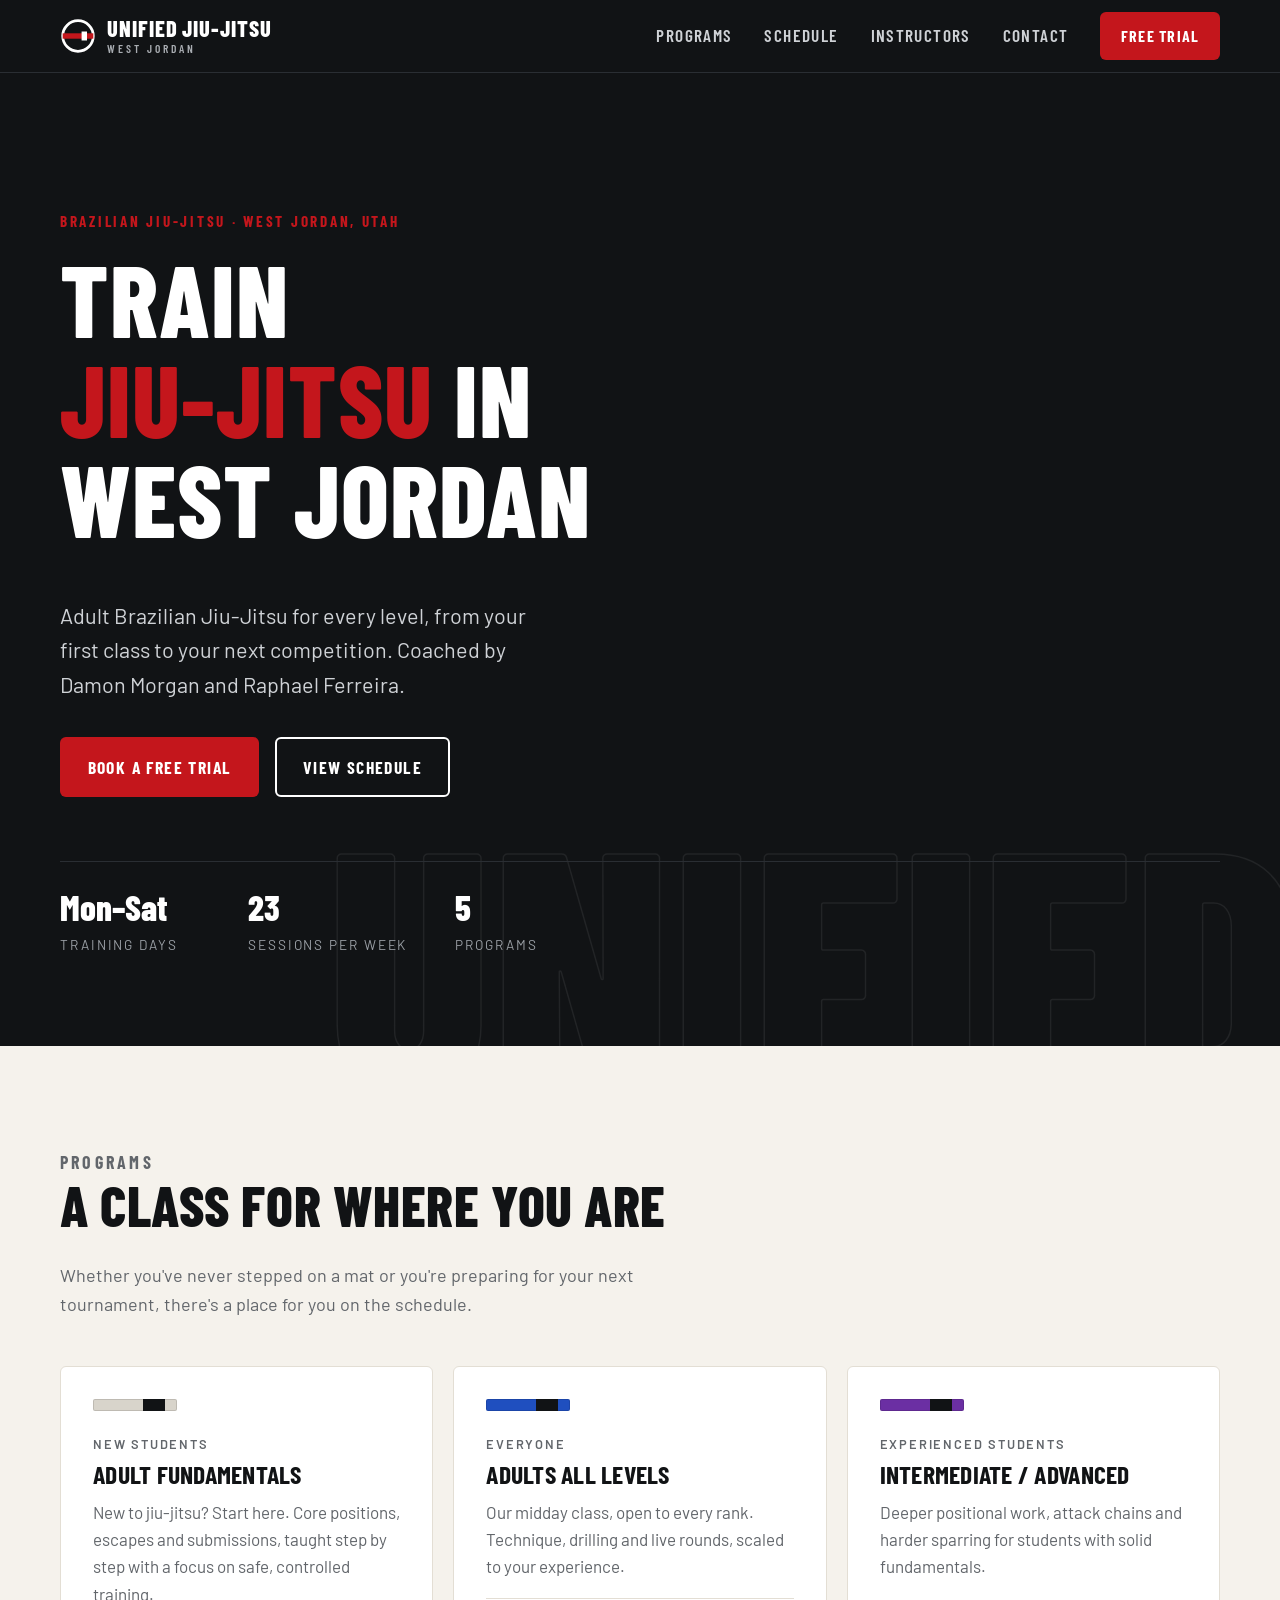
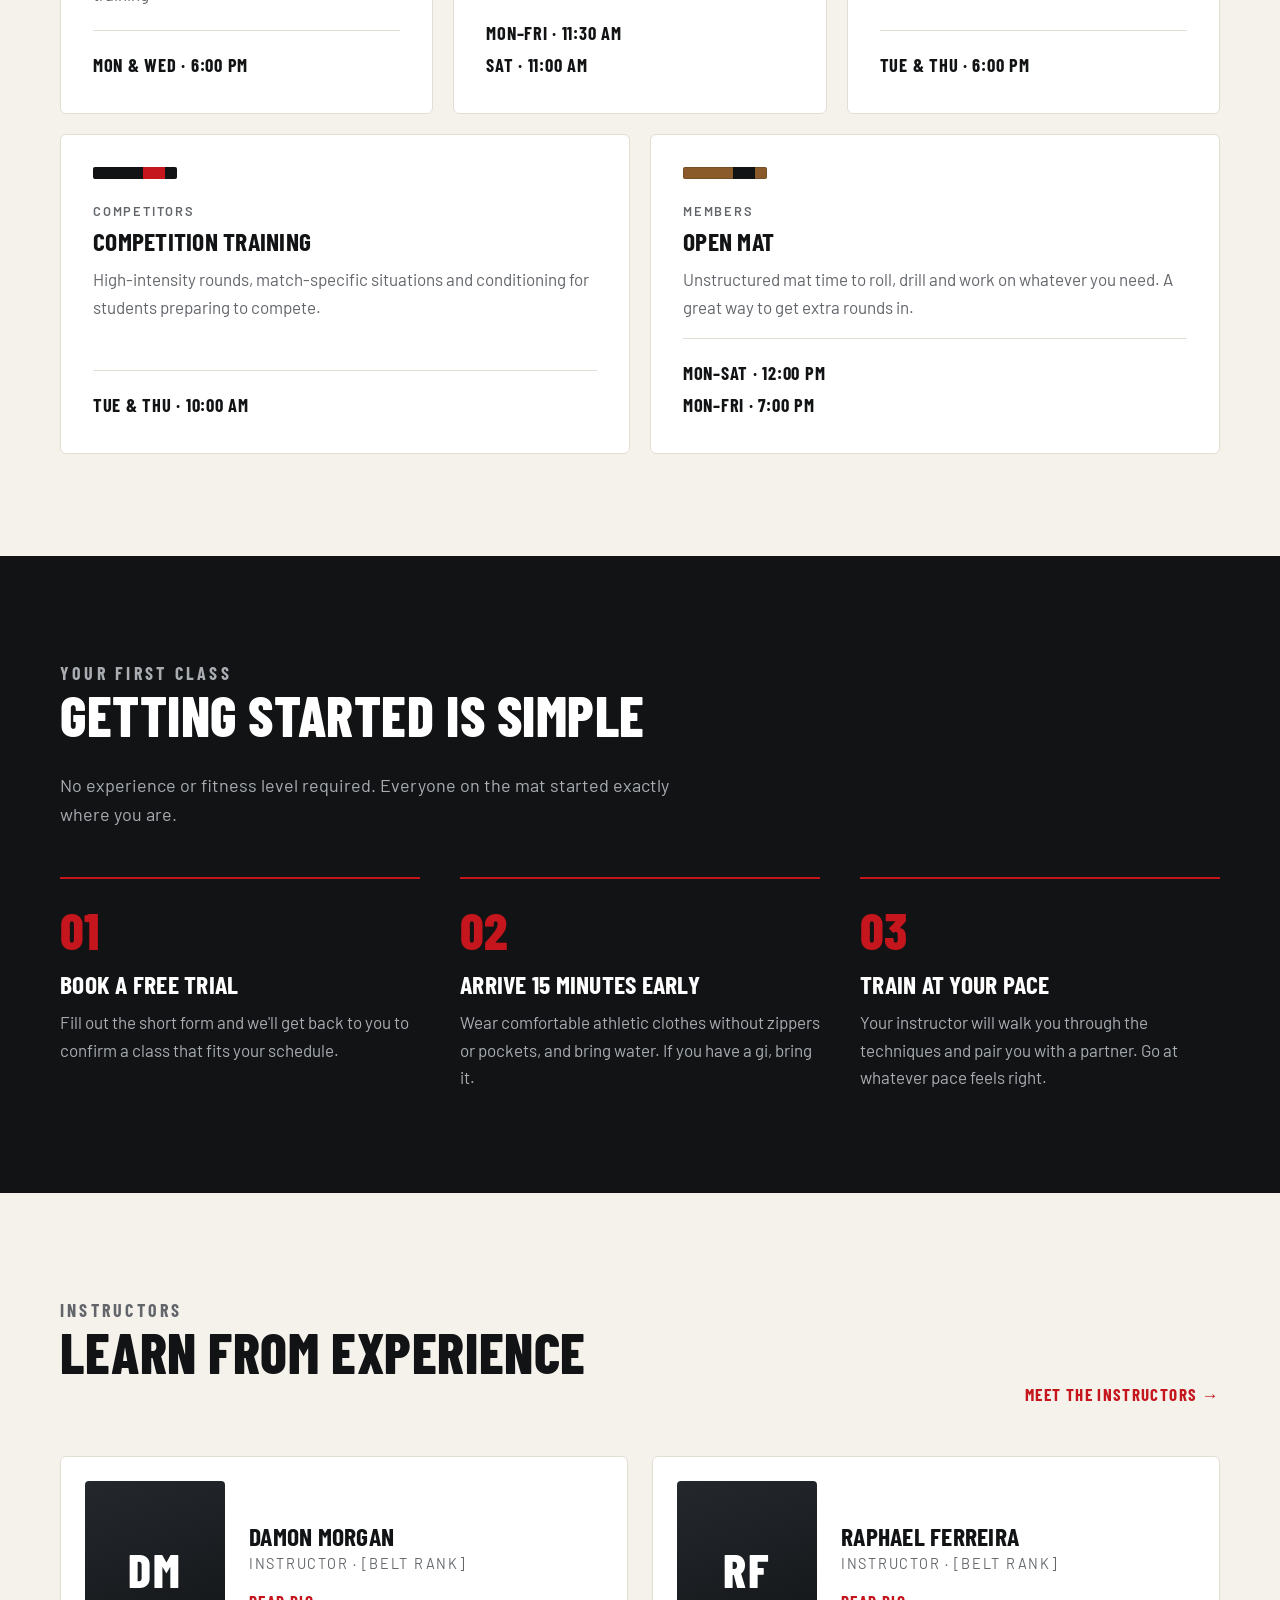
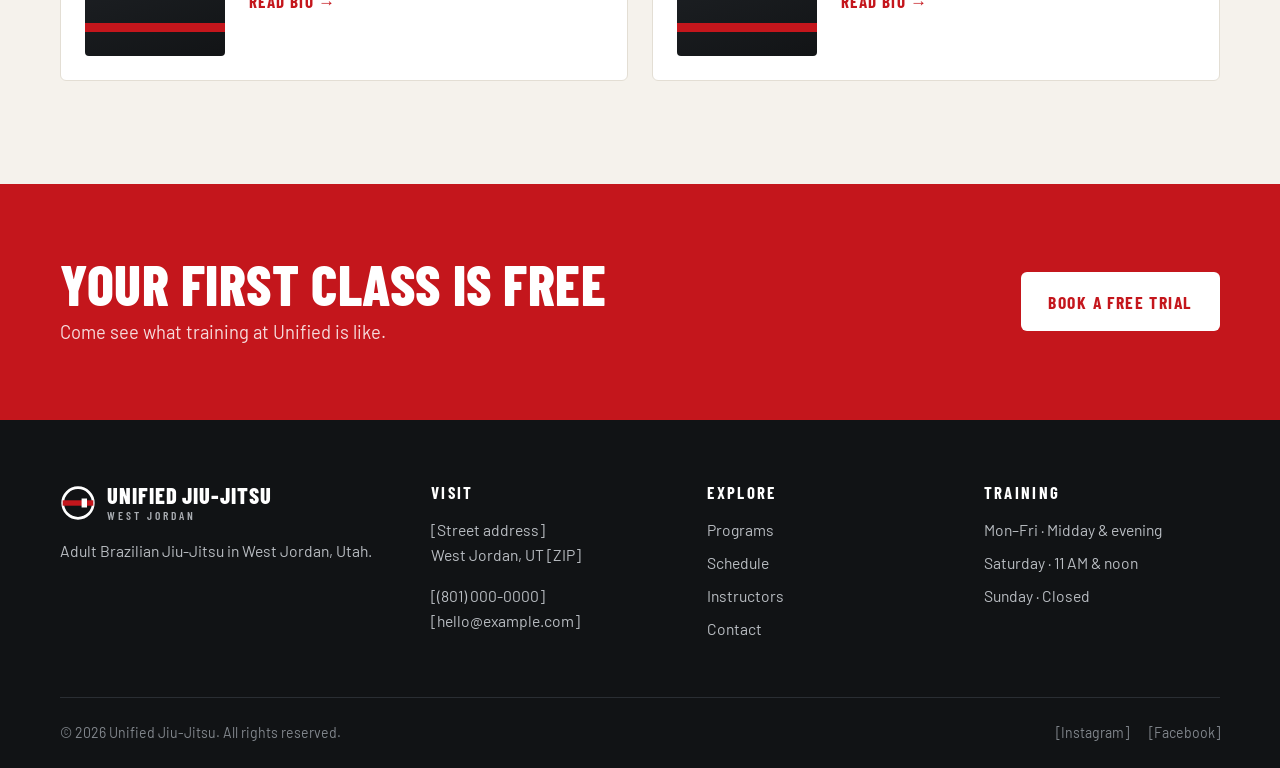
<file: index.html>
<!DOCTYPE html>
<html lang="en">
<head>
  <meta charset="UTF-8">
  <meta name="viewport" content="width=device-width, initial-scale=1">
  <title>Unified Jiu-Jitsu | Brazilian Jiu-Jitsu in West Jordan, Utah</title>
  <meta name="description" content="Adult Brazilian Jiu-Jitsu in West Jordan, Utah. Fundamentals, all-levels, advanced and competition classes plus open mats six days a week. Book a free trial class.">
  <link rel="canonical" href="https://www.example.com/">

  <!-- Social sharing preview -->
  <meta property="og:type" content="website">
  <meta property="og:title" content="Unified Jiu-Jitsu | West Jordan, Utah">
  <meta property="og:description" content="Adult Brazilian Jiu-Jitsu for every level. Book a free trial class.">
  <meta property="og:url" content="https://www.example.com/">
  <meta property="og:image" content="https://www.example.com/images/og-image.jpg">

  <link rel="icon" href="favicon.svg" type="image/svg+xml">
  <link rel="preconnect" href="https://fonts.googleapis.com">
  <link rel="preconnect" href="https://fonts.gstatic.com" crossorigin>
  <link href="https://fonts.googleapis.com/css2?family=Barlow:wght@400;500;600&family=Barlow+Condensed:wght@600;700;800&display=swap" rel="stylesheet">
  <link rel="stylesheet" href="styles.css">

  <!-- Local business info for Google. Replace the bracketed values. -->
  <script type="application/ld+json">
  {
    "@context": "https://schema.org",
    "@type": "SportsActivityLocation",
    "name": "Unified Jiu-Jitsu",
    "description": "Adult Brazilian Jiu-Jitsu gym in West Jordan, Utah.",
    "url": "https://www.example.com/",
    "telephone": "[+1-801-000-0000]",
    "address": {
      "@type": "PostalAddress",
      "streetAddress": "[Street address]",
      "addressLocality": "West Jordan",
      "addressRegion": "UT",
      "postalCode": "[ZIP]",
      "addressCountry": "US"
    },
    "sameAs": ["[https://www.instagram.com/yourhandle]"]
  }
  </script>
</head>
<body>
  <a class="skip-link" href="#main">Skip to content</a>

  <header class="site-header">
    <nav class="nav container" aria-label="Main">
      <a class="brand" href="index.html" aria-label="Unified Jiu-Jitsu home">
        <svg class="brand-mark" viewBox="0 0 40 40" aria-hidden="true"><circle cx="20" cy="20" r="17" fill="none" stroke="currentColor" stroke-width="3"/><rect x="3" y="17" width="34" height="6" fill="#c4161c"/><rect x="24" y="15" width="6" height="10" fill="currentColor"/></svg>
        <span class="brand-text">Unified Jiu-Jitsu<small>West Jordan</small></span>
      </a>
      <button class="nav-toggle" aria-expanded="false" aria-controls="nav-links"><span class="sr-only">Menu</span><span class="bars"></span></button>
      <ul class="nav-links" id="nav-links">
        <li><a href="index.html#programs">Programs</a></li>
        <li><a href="schedule.html">Schedule</a></li>
        <li><a href="instructors.html">Instructors</a></li>
        <li><a href="contact.html">Contact</a></li>
        <li><a class="btn btn-primary" href="contact.html#trial">Free Trial</a></li>
      </ul>
    </nav>
  </header>

  <main id="main">
    <!-- HERO — to add a photo: <section class="hero" style="--hero-img: url('images/hero.jpg')"> -->
    <section class="hero">
      <div class="hero-word" aria-hidden="true">UNIFIED</div>
      <div class="container">
        <p class="eyebrow">Brazilian Jiu-Jitsu · West Jordan, Utah</p>
        <h1>Train <span>Jiu&#8209;Jitsu</span> in West Jordan</h1>
        <p class="lead">Adult Brazilian Jiu-Jitsu for every level, from your first class to your next competition. Coached by Damon Morgan and Raphael Ferreira.</p>
        <div class="hero-actions">
          <a class="btn btn-primary" href="contact.html#trial">Book a Free Trial</a>
          <a class="btn btn-ghost" href="schedule.html">View Schedule</a>
        </div>
        <div class="hero-meta">
          <div><strong>Mon–Sat</strong><span>Training days</span></div>
          <div><strong>23</strong><span>Sessions per week</span></div>
          <div><strong>5</strong><span>Programs</span></div>
        </div>
      </div>
    </section>

    <!-- PROGRAMS -->
    <section class="section" id="programs">
      <div class="container">
        <div class="section-head">
          <p class="eyebrow">Programs</p>
          <h2>A class for where you are</h2>
          <p>Whether you've never stepped on a mat or you're preparing for your next tournament, there's a place for you on the schedule.</p>
        </div>

        <div class="programs-grid">
          <article class="card" data-program="fundamentals">
            <div class="belt" aria-hidden="true"></div>
            <p class="card-level">New students</p>
            <h3>Adult Fundamentals</h3>
            <p>New to jiu-jitsu? Start here. Core positions, escapes and submissions, taught step by step with a focus on safe, controlled training.</p>
            <ul class="times"><li>Mon &amp; Wed · 6:00 PM</li></ul>
          </article>

          <article class="card" data-program="all-levels">
            <div class="belt" aria-hidden="true"></div>
            <p class="card-level">Everyone</p>
            <h3>Adults All Levels</h3>
            <p>Our midday class, open to every rank. Technique, drilling and live rounds, scaled to your experience.</p>
            <ul class="times"><li>Mon–Fri · 11:30 AM</li><li>Sat · 11:00 AM</li></ul>
          </article>

          <article class="card" data-program="advanced">
            <div class="belt" aria-hidden="true"></div>
            <p class="card-level">Experienced students</p>
            <h3>Intermediate / Advanced</h3>
            <p>Deeper positional work, attack chains and harder sparring for students with solid fundamentals.</p>
            <ul class="times"><li>Tue &amp; Thu · 6:00 PM</li></ul>
          </article>

          <article class="card" data-program="competition">
            <div class="belt" aria-hidden="true"></div>
            <p class="card-level">Competitors</p>
            <h3>Competition Training</h3>
            <p>High-intensity rounds, match-specific situations and conditioning for students preparing to compete.</p>
            <ul class="times"><li>Tue &amp; Thu · 10:00 AM</li></ul>
          </article>

          <article class="card" data-program="open-mat">
            <div class="belt" aria-hidden="true"></div>
            <p class="card-level">Members</p>
            <h3>Open Mat</h3>
            <p>Unstructured mat time to roll, drill and work on whatever you need. A great way to get extra rounds in.</p>
            <ul class="times"><li>Mon–Sat · 12:00 PM</li><li>Mon–Fri · 7:00 PM</li></ul>
          </article>
        </div>
      </div>
    </section>

    <!-- FIRST VISIT -->
    <section class="section section-dark">
      <div class="container">
        <div class="section-head">
          <p class="eyebrow">Your first class</p>
          <h2>Getting started is simple</h2>
          <p>No experience or fitness level required. Everyone on the mat started exactly where you are.</p>
        </div>
        <ol class="steps">
          <li>
            <h3>Book a free trial</h3>
            <p>Fill out the short form and we'll get back to you to confirm a class that fits your schedule.</p>
          </li>
          <li>
            <h3>Arrive 15 minutes early</h3>
            <p>Wear comfortable athletic clothes without zippers or pockets, and bring water. If you have a gi, bring it.</p>
          </li>
          <li>
            <h3>Train at your pace</h3>
            <p>Your instructor will walk you through the techniques and pair you with a partner. Go at whatever pace feels right.</p>
          </li>
        </ol>
      </div>
    </section>

    <!-- INSTRUCTORS -->
    <section class="section">
      <div class="container">
        <div class="section-head split">
          <div>
            <p class="eyebrow">Instructors</p>
            <h2>Learn from experience</h2>
          </div>
          <a class="text-link" href="instructors.html">Meet the instructors →</a>
        </div>
        <div class="coach-grid">
          <article class="coach">
            <div class="portrait" aria-hidden="true">DM</div>
            <div>
              <h3>Damon Morgan</h3>
              <p class="role">Instructor · [Belt rank]</p>
              <a class="text-link" href="instructors.html#damon">Read bio →</a>
            </div>
          </article>
          <article class="coach">
            <div class="portrait" aria-hidden="true">RF</div>
            <div>
              <h3>Raphael Ferreira</h3>
              <p class="role">Instructor · [Belt rank]</p>
              <a class="text-link" href="instructors.html#raphael">Read bio →</a>
            </div>
          </article>
        </div>
      </div>
    </section>

    <!-- CTA -->
    <section class="cta-band">
      <div class="container">
        <div>
          <h2>Your first class is free</h2>
          <p>Come see what training at Unified is like.</p>
        </div>
        <a class="btn" href="contact.html#trial">Book a Free Trial</a>
      </div>
    </section>
  </main>

  <footer class="site-footer">
    <div class="container footer-grid">
      <div>
        <a class="brand" href="index.html">
          <svg class="brand-mark" viewBox="0 0 40 40" aria-hidden="true"><circle cx="20" cy="20" r="17" fill="none" stroke="currentColor" stroke-width="3"/><rect x="3" y="17" width="34" height="6" fill="#c4161c"/><rect x="24" y="15" width="6" height="10" fill="currentColor"/></svg>
          <span class="brand-text">Unified Jiu-Jitsu<small>West Jordan</small></span>
        </a>
        <p>Adult Brazilian Jiu-Jitsu in West Jordan, Utah.</p>
      </div>
      <div>
        <h4>Visit</h4>
        <address>[Street address]<br>West Jordan, UT [ZIP]</address>
        <p><a href="tel:+18010000000">[(801) 000-0000]</a><br><a href="mailto:hello@example.com">[hello@example.com]</a></p>
      </div>
      <div>
        <h4>Explore</h4>
        <ul>
          <li><a href="index.html#programs">Programs</a></li>
          <li><a href="schedule.html">Schedule</a></li>
          <li><a href="instructors.html">Instructors</a></li>
          <li><a href="contact.html">Contact</a></li>
        </ul>
      </div>
      <div>
        <h4>Training</h4>
        <ul>
          <li>Mon–Fri · Midday &amp; evening</li>
          <li>Saturday · 11 AM &amp; noon</li>
          <li>Sunday · Closed</li>
        </ul>
      </div>
    </div>
    <div class="container footer-bottom">
      <p>© <span data-year>2026</span> Unified Jiu-Jitsu. All rights reserved.</p>
      <p class="social"><a href="#">[Instagram]</a><a href="#">[Facebook]</a></p>
    </div>
  </footer>

  <script src="main.js" defer></script>
</body>
</html>
</file>
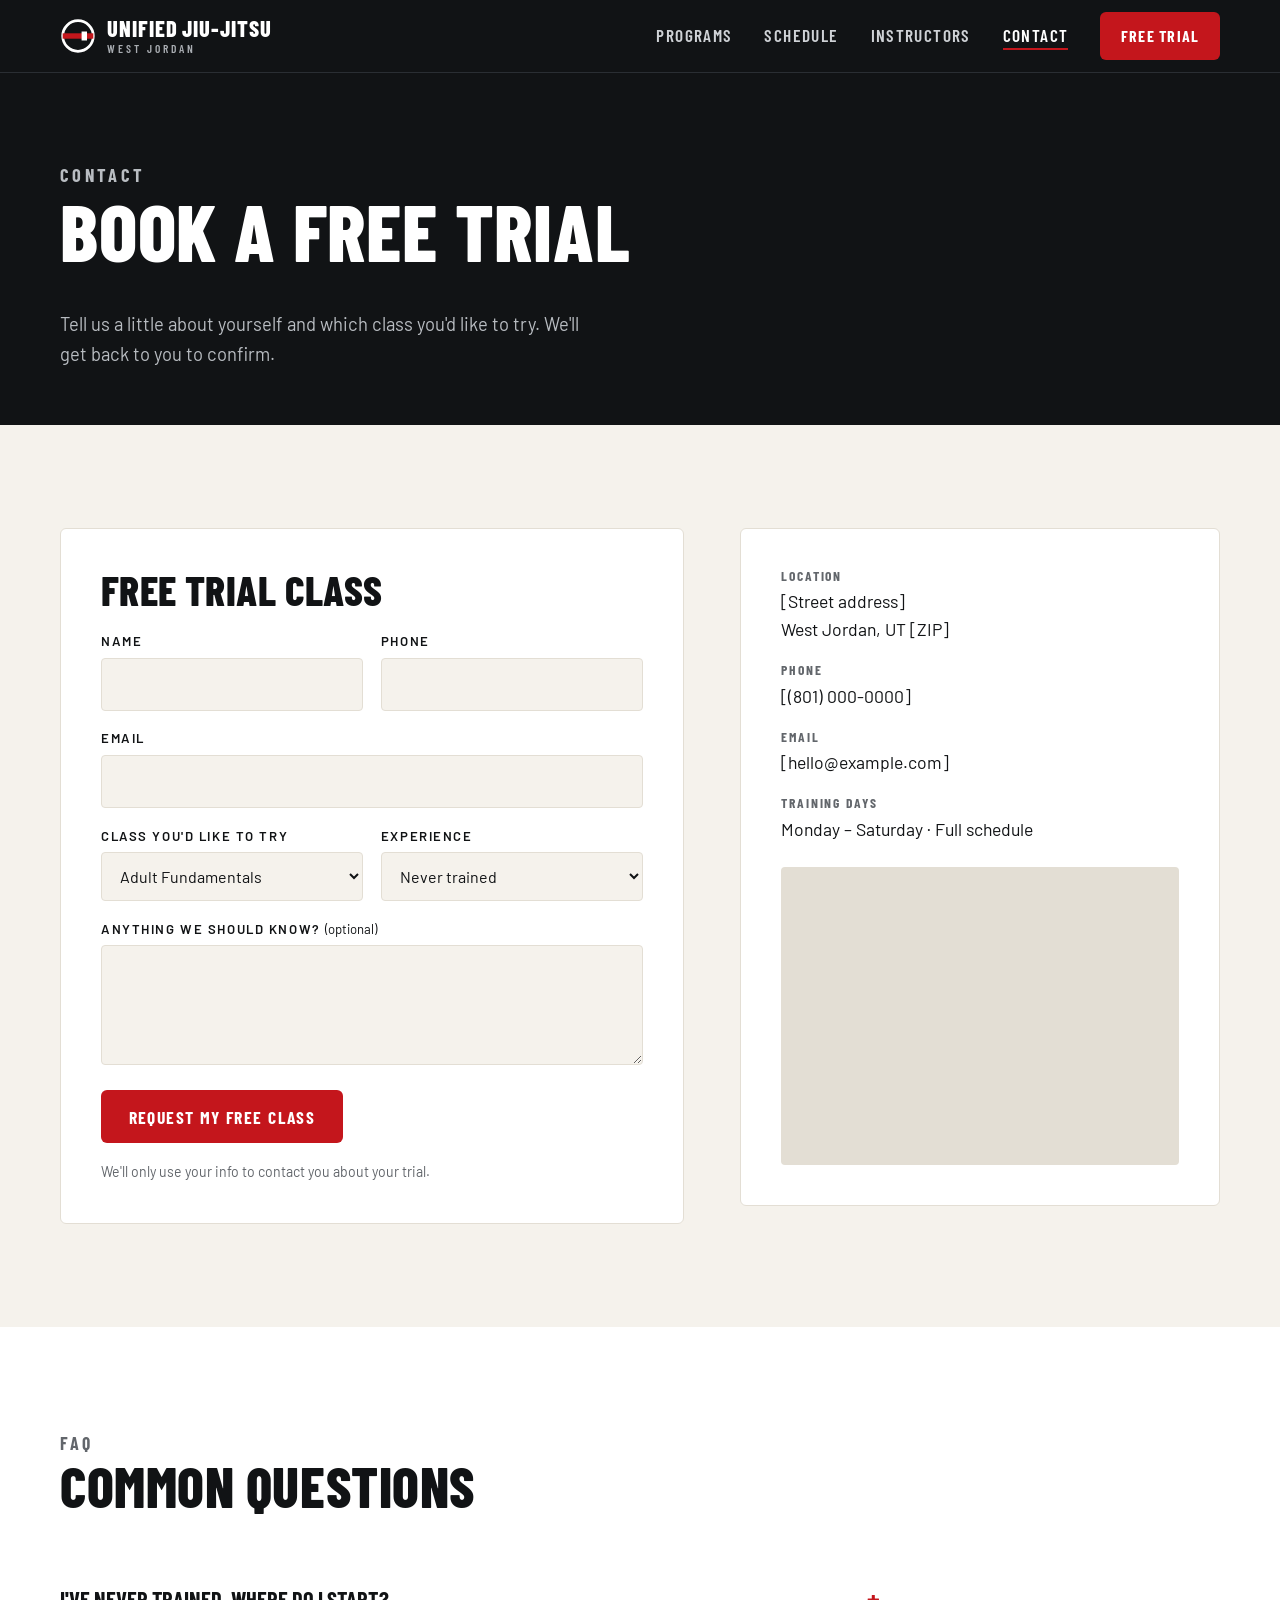
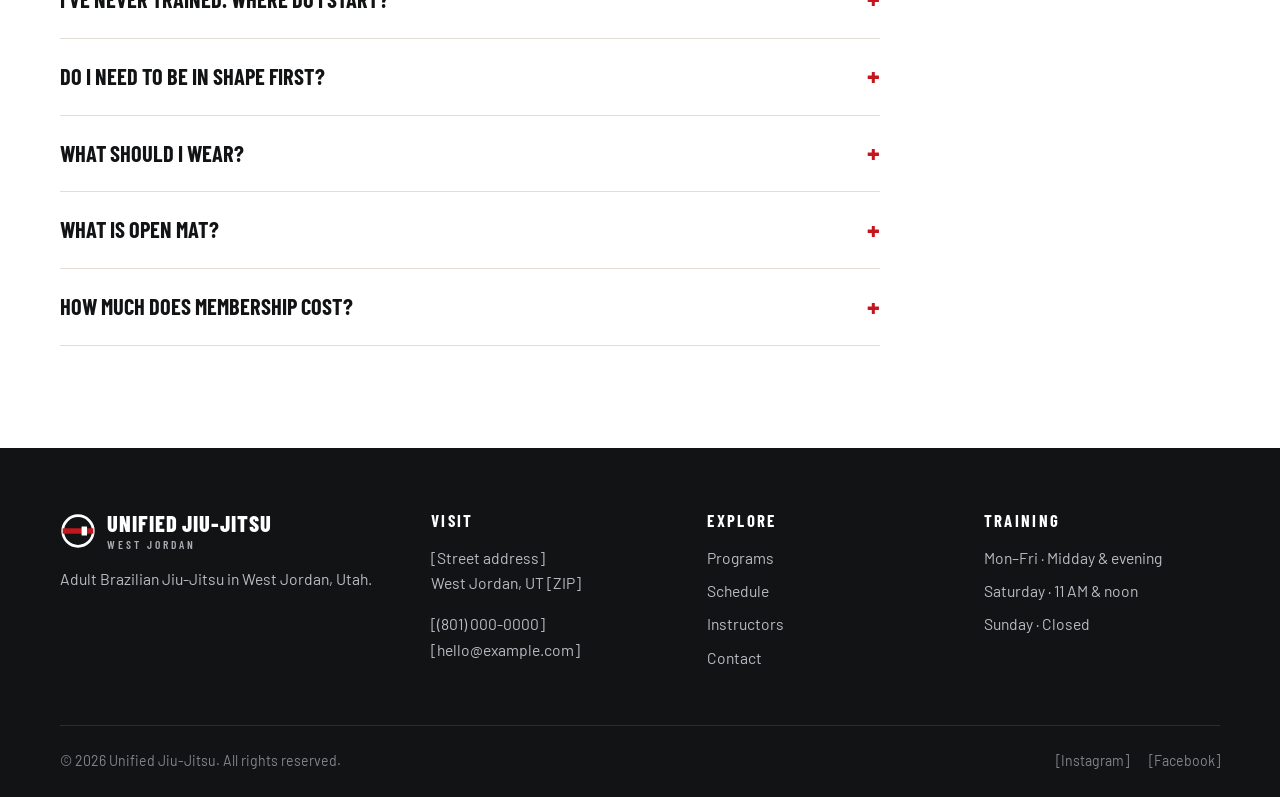
<file: contact.html>
<!DOCTYPE html>
<html lang="en">
<head>
  <meta charset="UTF-8">
  <meta name="viewport" content="width=device-width, initial-scale=1">
  <title>Free Trial &amp; Contact | Unified Jiu-Jitsu West Jordan</title>
  <meta name="description" content="Book a free Brazilian Jiu-Jitsu trial class at Unified Jiu-Jitsu in West Jordan, Utah.">
  <link rel="canonical" href="https://www.example.com/contact.html">

  <!-- Social sharing preview -->
  <meta property="og:type" content="website">
  <meta property="og:title" content="Free Trial &amp; Contact | Unified Jiu-Jitsu West Jordan">
  <meta property="og:description" content="Adult Brazilian Jiu-Jitsu for every level. Book a free trial class.">
  <meta property="og:url" content="https://www.example.com/contact.html">
  <meta property="og:image" content="https://www.example.com/images/og-image.jpg">

  <link rel="icon" href="favicon.svg" type="image/svg+xml">
  <link rel="preconnect" href="https://fonts.googleapis.com">
  <link rel="preconnect" href="https://fonts.gstatic.com" crossorigin>
  <link href="https://fonts.googleapis.com/css2?family=Barlow:wght@400;500;600&family=Barlow+Condensed:wght@600;700;800&display=swap" rel="stylesheet">
  <link rel="stylesheet" href="styles.css">

</head>
<body>
  <a class="skip-link" href="#main">Skip to content</a>

  <header class="site-header">
    <nav class="nav container" aria-label="Main">
      <a class="brand" href="index.html" aria-label="Unified Jiu-Jitsu home">
        <svg class="brand-mark" viewBox="0 0 40 40" aria-hidden="true"><circle cx="20" cy="20" r="17" fill="none" stroke="currentColor" stroke-width="3"/><rect x="3" y="17" width="34" height="6" fill="#c4161c"/><rect x="24" y="15" width="6" height="10" fill="currentColor"/></svg>
        <span class="brand-text">Unified Jiu-Jitsu<small>West Jordan</small></span>
      </a>
      <button class="nav-toggle" aria-expanded="false" aria-controls="nav-links"><span class="sr-only">Menu</span><span class="bars"></span></button>
      <ul class="nav-links" id="nav-links">
        <li><a href="index.html#programs">Programs</a></li>
        <li><a href="schedule.html">Schedule</a></li>
        <li><a href="instructors.html">Instructors</a></li>
        <li><a href="contact.html" aria-current="page">Contact</a></li>
        <li><a class="btn btn-primary" href="contact.html#trial">Free Trial</a></li>
      </ul>
    </nav>
  </header>

  <main id="main">
    <section class="page-hero">
      <div class="container">
        <p class="eyebrow">Contact</p>
        <h1>Book a Free Trial</h1>
        <p>Tell us a little about yourself and which class you'd like to try. We'll get back to you to confirm.</p>
      </div>
    </section>

    <section class="section">
      <div class="container contact-grid">
        <div class="panel" id="trial">
          <h2>Free trial class</h2>
          <!-- Works on Netlify with no backend. On other hosts, point "action" at Formspree or similar. -->
          <form class="form" name="free-trial" method="POST" action="thanks.html" data-netlify="true" netlify-honeypot="bot-field">
            <input type="hidden" name="form-name" value="free-trial">
            <p hidden><label>Leave this empty: <input name="bot-field"></label></p>

            <div class="field">
              <label for="name">Name</label>
              <input id="name" name="name" type="text" autocomplete="name" required>
            </div>
            <div class="field">
              <label for="phone">Phone</label>
              <input id="phone" name="phone" type="tel" autocomplete="tel" required>
            </div>
            <div class="field full">
              <label for="email">Email</label>
              <input id="email" name="email" type="email" autocomplete="email" required>
            </div>
            <div class="field">
              <label for="program">Class you'd like to try</label>
              <select id="program" name="program">
                <option value="fundamentals">Adult Fundamentals</option>
                <option value="all-levels">Adults All Levels</option>
                <option value="advanced">Intermediate / Advanced</option>
                <option value="competition">Competition</option>
                <option value="not-sure">Not sure yet</option>
              </select>
            </div>
            <div class="field">
              <label for="experience">Experience</label>
              <select id="experience" name="experience">
                <option>Never trained</option>
                <option>Less than 1 year</option>
                <option>1–3 years</option>
                <option>3+ years</option>
              </select>
            </div>
            <div class="field full">
              <label for="message">Anything we should know? <span style="text-transform:none;letter-spacing:0;font-weight:400">(optional)</span></label>
              <textarea id="message" name="message"></textarea>
            </div>
            <button class="btn btn-primary" type="submit">Request my free class</button>
            <p class="form-note full">We'll only use your info to contact you about your trial.</p>
          </form>
        </div>

        <aside class="panel">
          <ul class="info-list">
            <li>
              <h4>Location</h4>
              <address>[Street address]<br>West Jordan, UT [ZIP]</address>
            </li>
            <li>
              <h4>Phone</h4>
              <p><a href="tel:+18010000000">[(801) 000-0000]</a></p>
            </li>
            <li>
              <h4>Email</h4>
              <p><a href="mailto:hello@example.com">[hello@example.com]</a></p>
            </li>
            <li>
              <h4>Training days</h4>
              <p>Monday – Saturday · <a href="schedule.html">Full schedule</a></p>
            </li>
          </ul>
          <!-- Replace "West+Jordan,+UT" with your full street address -->
          <iframe class="map" title="Map to Unified Jiu-Jitsu" loading="lazy" referrerpolicy="no-referrer-when-downgrade"
            src="https://maps.google.com/maps?q=West+Jordan,+UT&amp;z=13&amp;output=embed"></iframe>
        </aside>
      </div>
    </section>

    <section class="section section-paper">
      <div class="container">
        <div class="section-head">
          <p class="eyebrow">FAQ</p>
          <h2>Common questions</h2>
        </div>
        <div class="faq">
          <details>
            <summary>I've never trained. Where do I start?</summary>
            <p>Adult Fundamentals (Monday and Wednesday at 6:00 PM) is built for new students. The midday All Levels class is also beginner-friendly.</p>
          </details>
          <details>
            <summary>Do I need to be in shape first?</summary>
            <p>No. Jiu-jitsu is how a lot of our students got in shape. You'll train at your own pace, and you can sit out any round.</p>
          </details>
          <details>
            <summary>What should I wear?</summary>
            <p>Comfortable athletic clothes without zippers, buttons or pockets, like a rash guard or T-shirt and athletic shorts. If you have a gi, bring it. Bring water and flip-flops for walking off the mat.</p>
          </details>
          <details>
            <summary>What is open mat?</summary>
            <p>Open mat is unstructured training time. There's no class; students use it to roll, drill techniques and work on their game.</p>
          </details>
          <details>
            <summary>How much does membership cost?</summary>
            <p>[Add your pricing here, or: "Ask us after your free class and we'll find the plan that fits your schedule."]</p>
          </details>
        </div>
      </div>
    </section>
  </main>

  <footer class="site-footer">
    <div class="container footer-grid">
      <div>
        <a class="brand" href="index.html">
          <svg class="brand-mark" viewBox="0 0 40 40" aria-hidden="true"><circle cx="20" cy="20" r="17" fill="none" stroke="currentColor" stroke-width="3"/><rect x="3" y="17" width="34" height="6" fill="#c4161c"/><rect x="24" y="15" width="6" height="10" fill="currentColor"/></svg>
          <span class="brand-text">Unified Jiu-Jitsu<small>West Jordan</small></span>
        </a>
        <p>Adult Brazilian Jiu-Jitsu in West Jordan, Utah.</p>
      </div>
      <div>
        <h4>Visit</h4>
        <address>[Street address]<br>West Jordan, UT [ZIP]</address>
        <p><a href="tel:+18010000000">[(801) 000-0000]</a><br><a href="mailto:hello@example.com">[hello@example.com]</a></p>
      </div>
      <div>
        <h4>Explore</h4>
        <ul>
          <li><a href="index.html#programs">Programs</a></li>
          <li><a href="schedule.html">Schedule</a></li>
          <li><a href="instructors.html">Instructors</a></li>
          <li><a href="contact.html">Contact</a></li>
        </ul>
      </div>
      <div>
        <h4>Training</h4>
        <ul>
          <li>Mon–Fri · Midday &amp; evening</li>
          <li>Saturday · 11 AM &amp; noon</li>
          <li>Sunday · Closed</li>
        </ul>
      </div>
    </div>
    <div class="container footer-bottom">
      <p>© <span data-year>2026</span> Unified Jiu-Jitsu. All rights reserved.</p>
      <p class="social"><a href="#">[Instagram]</a><a href="#">[Facebook]</a></p>
    </div>
  </footer>

  <script src="main.js" defer></script>
</body>
</html>
</file>
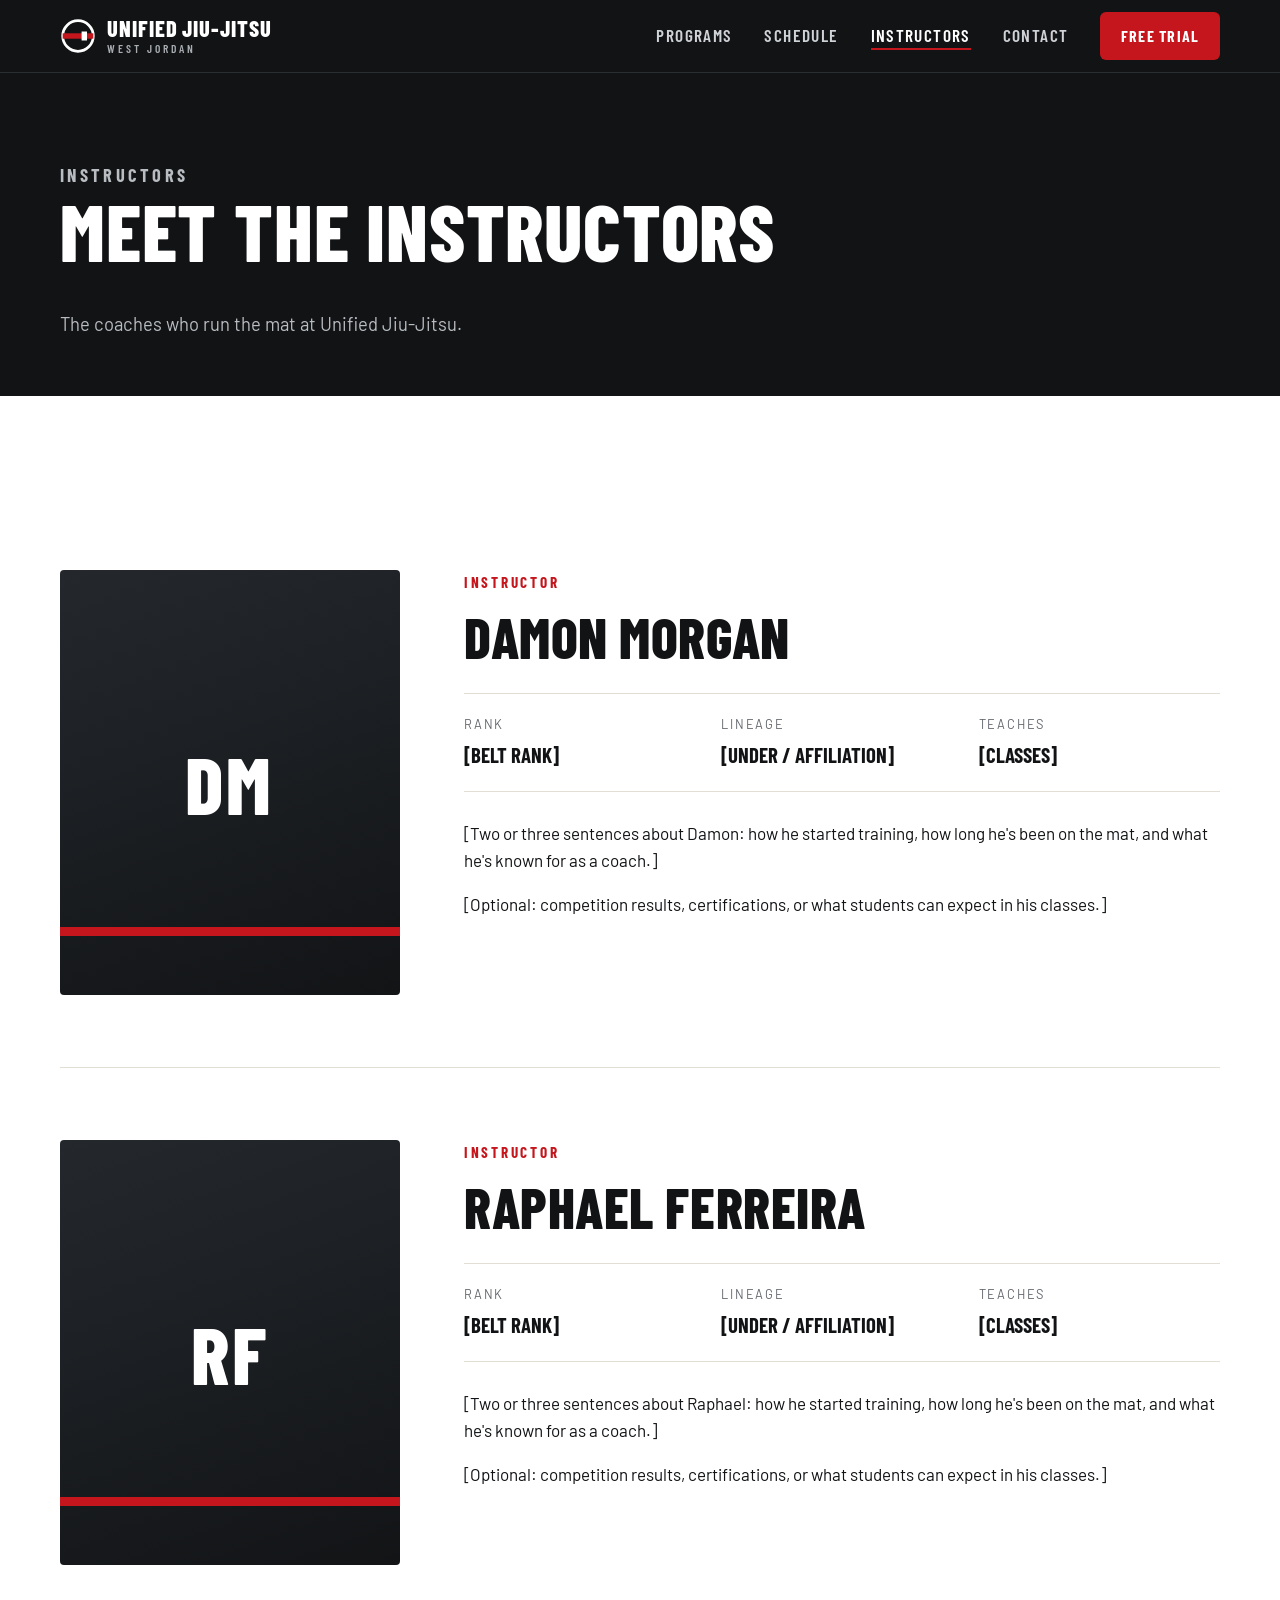
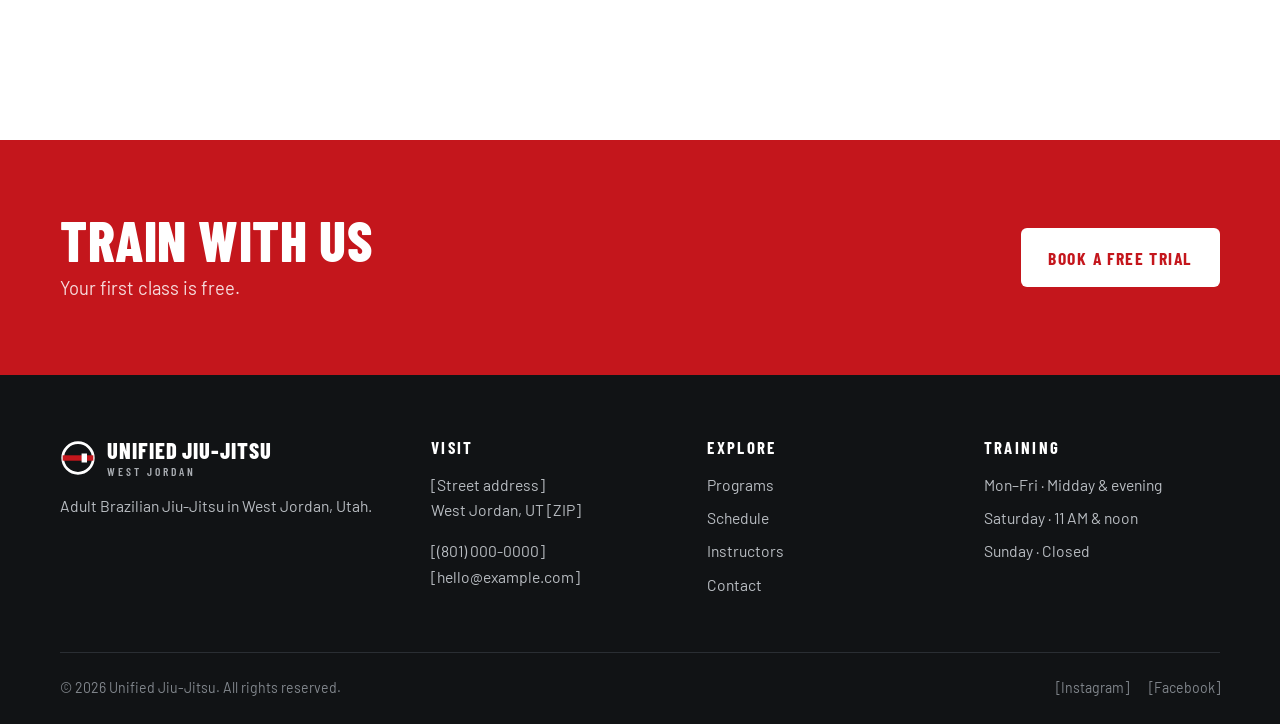
<file: instructors.html>
<!DOCTYPE html>
<html lang="en">
<head>
  <meta charset="UTF-8">
  <meta name="viewport" content="width=device-width, initial-scale=1">
  <title>Instructors | Unified Jiu-Jitsu West Jordan</title>
  <meta name="description" content="Meet Damon Morgan and Raphael Ferreira, instructors at Unified Jiu-Jitsu in West Jordan, Utah.">
  <link rel="canonical" href="https://www.example.com/instructors.html">

  <!-- Social sharing preview -->
  <meta property="og:type" content="website">
  <meta property="og:title" content="Instructors | Unified Jiu-Jitsu West Jordan">
  <meta property="og:description" content="Adult Brazilian Jiu-Jitsu for every level. Book a free trial class.">
  <meta property="og:url" content="https://www.example.com/instructors.html">
  <meta property="og:image" content="https://www.example.com/images/og-image.jpg">

  <link rel="icon" href="favicon.svg" type="image/svg+xml">
  <link rel="preconnect" href="https://fonts.googleapis.com">
  <link rel="preconnect" href="https://fonts.gstatic.com" crossorigin>
  <link href="https://fonts.googleapis.com/css2?family=Barlow:wght@400;500;600&family=Barlow+Condensed:wght@600;700;800&display=swap" rel="stylesheet">
  <link rel="stylesheet" href="styles.css">

</head>
<body>
  <a class="skip-link" href="#main">Skip to content</a>

  <header class="site-header">
    <nav class="nav container" aria-label="Main">
      <a class="brand" href="index.html" aria-label="Unified Jiu-Jitsu home">
        <svg class="brand-mark" viewBox="0 0 40 40" aria-hidden="true"><circle cx="20" cy="20" r="17" fill="none" stroke="currentColor" stroke-width="3"/><rect x="3" y="17" width="34" height="6" fill="#c4161c"/><rect x="24" y="15" width="6" height="10" fill="currentColor"/></svg>
        <span class="brand-text">Unified Jiu-Jitsu<small>West Jordan</small></span>
      </a>
      <button class="nav-toggle" aria-expanded="false" aria-controls="nav-links"><span class="sr-only">Menu</span><span class="bars"></span></button>
      <ul class="nav-links" id="nav-links">
        <li><a href="index.html#programs">Programs</a></li>
        <li><a href="schedule.html">Schedule</a></li>
        <li><a href="instructors.html" aria-current="page">Instructors</a></li>
        <li><a href="contact.html">Contact</a></li>
        <li><a class="btn btn-primary" href="contact.html#trial">Free Trial</a></li>
      </ul>
    </nav>
  </header>

  <main id="main">
    <section class="page-hero">
      <div class="container">
        <p class="eyebrow">Instructors</p>
        <h1>Meet the Instructors</h1>
        <p>The coaches who run the mat at Unified Jiu-Jitsu.</p>
      </div>
    </section>

    <section class="section section-paper">
      <div class="container">
        <!-- To add a photo, put <img src="images/damon.jpg" alt="Damon Morgan"> inside .portrait and remove the initials -->
        <article class="profile" id="damon">
          <div class="portrait" aria-hidden="true">DM</div>
          <div>
            <p class="eyebrow">Instructor</p>
            <h2>Damon Morgan</h2>
            <dl class="profile-facts">
              <div><dt>Rank</dt><dd>[Belt rank]</dd></div>
              <div><dt>Lineage</dt><dd>[Under / affiliation]</dd></div>
              <div><dt>Teaches</dt><dd>[Classes]</dd></div>
            </dl>
            <p>[Two or three sentences about Damon: how he started training, how long he's been on the mat, and what he's known for as a coach.]</p>
            <p>[Optional: competition results, certifications, or what students can expect in his classes.]</p>
          </div>
        </article>

        <article class="profile" id="raphael">
          <div class="portrait" aria-hidden="true">RF</div>
          <div>
            <p class="eyebrow">Instructor</p>
            <h2>Raphael Ferreira</h2>
            <dl class="profile-facts">
              <div><dt>Rank</dt><dd>[Belt rank]</dd></div>
              <div><dt>Lineage</dt><dd>[Under / affiliation]</dd></div>
              <div><dt>Teaches</dt><dd>[Classes]</dd></div>
            </dl>
            <p>[Two or three sentences about Raphael: how he started training, how long he's been on the mat, and what he's known for as a coach.]</p>
            <p>[Optional: competition results, certifications, or what students can expect in his classes.]</p>
          </div>
        </article>
      </div>
    </section>

    <section class="cta-band">
      <div class="container">
        <div>
          <h2>Train with us</h2>
          <p>Your first class is free.</p>
        </div>
        <a class="btn" href="contact.html#trial">Book a Free Trial</a>
      </div>
    </section>
  </main>

  <footer class="site-footer">
    <div class="container footer-grid">
      <div>
        <a class="brand" href="index.html">
          <svg class="brand-mark" viewBox="0 0 40 40" aria-hidden="true"><circle cx="20" cy="20" r="17" fill="none" stroke="currentColor" stroke-width="3"/><rect x="3" y="17" width="34" height="6" fill="#c4161c"/><rect x="24" y="15" width="6" height="10" fill="currentColor"/></svg>
          <span class="brand-text">Unified Jiu-Jitsu<small>West Jordan</small></span>
        </a>
        <p>Adult Brazilian Jiu-Jitsu in West Jordan, Utah.</p>
      </div>
      <div>
        <h4>Visit</h4>
        <address>[Street address]<br>West Jordan, UT [ZIP]</address>
        <p><a href="tel:+18010000000">[(801) 000-0000]</a><br><a href="mailto:hello@example.com">[hello@example.com]</a></p>
      </div>
      <div>
        <h4>Explore</h4>
        <ul>
          <li><a href="index.html#programs">Programs</a></li>
          <li><a href="schedule.html">Schedule</a></li>
          <li><a href="instructors.html">Instructors</a></li>
          <li><a href="contact.html">Contact</a></li>
        </ul>
      </div>
      <div>
        <h4>Training</h4>
        <ul>
          <li>Mon–Fri · Midday &amp; evening</li>
          <li>Saturday · 11 AM &amp; noon</li>
          <li>Sunday · Closed</li>
        </ul>
      </div>
    </div>
    <div class="container footer-bottom">
      <p>© <span data-year>2026</span> Unified Jiu-Jitsu. All rights reserved.</p>
      <p class="social"><a href="#">[Instagram]</a><a href="#">[Facebook]</a></p>
    </div>
  </footer>

  <script src="main.js" defer></script>
</body>
</html>
</file>
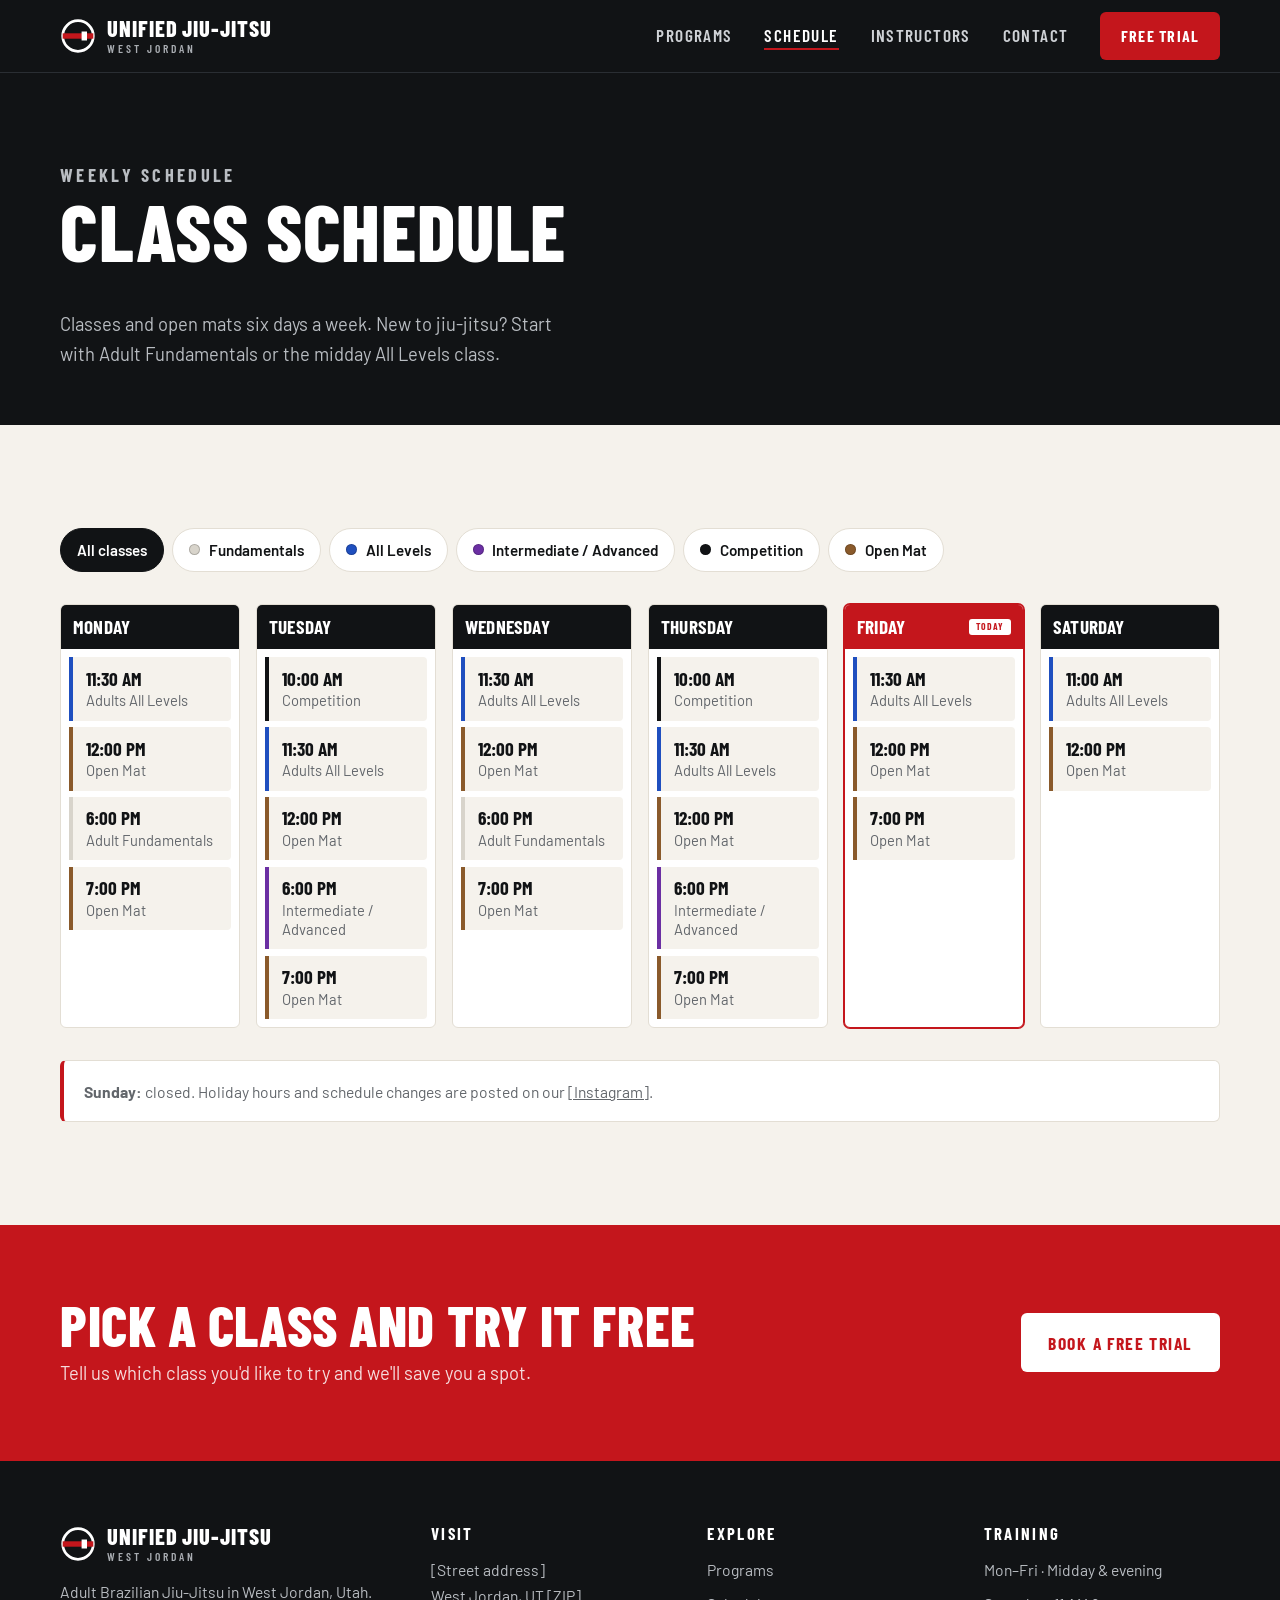
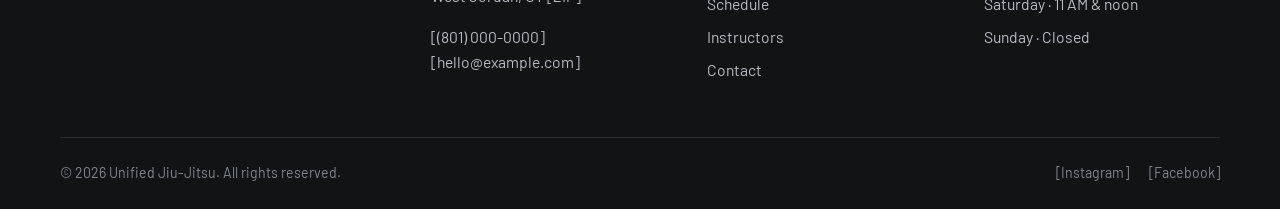
<file: schedule.html>
<!DOCTYPE html>
<html lang="en">
<head>
  <meta charset="UTF-8">
  <meta name="viewport" content="width=device-width, initial-scale=1">
  <title>Class Schedule | Unified Jiu-Jitsu West Jordan</title>
  <meta name="description" content="Weekly Brazilian Jiu-Jitsu class schedule at Unified Jiu-Jitsu in West Jordan, Utah: fundamentals, all levels, advanced, competition and open mat.">
  <link rel="canonical" href="https://www.example.com/schedule.html">

  <!-- Social sharing preview -->
  <meta property="og:type" content="website">
  <meta property="og:title" content="Class Schedule | Unified Jiu-Jitsu West Jordan">
  <meta property="og:description" content="Adult Brazilian Jiu-Jitsu for every level. Book a free trial class.">
  <meta property="og:url" content="https://www.example.com/schedule.html">
  <meta property="og:image" content="https://www.example.com/images/og-image.jpg">

  <link rel="icon" href="favicon.svg" type="image/svg+xml">
  <link rel="preconnect" href="https://fonts.googleapis.com">
  <link rel="preconnect" href="https://fonts.gstatic.com" crossorigin>
  <link href="https://fonts.googleapis.com/css2?family=Barlow:wght@400;500;600&family=Barlow+Condensed:wght@600;700;800&display=swap" rel="stylesheet">
  <link rel="stylesheet" href="styles.css">

</head>
<body>
  <a class="skip-link" href="#main">Skip to content</a>

  <header class="site-header">
    <nav class="nav container" aria-label="Main">
      <a class="brand" href="index.html" aria-label="Unified Jiu-Jitsu home">
        <svg class="brand-mark" viewBox="0 0 40 40" aria-hidden="true"><circle cx="20" cy="20" r="17" fill="none" stroke="currentColor" stroke-width="3"/><rect x="3" y="17" width="34" height="6" fill="#c4161c"/><rect x="24" y="15" width="6" height="10" fill="currentColor"/></svg>
        <span class="brand-text">Unified Jiu-Jitsu<small>West Jordan</small></span>
      </a>
      <button class="nav-toggle" aria-expanded="false" aria-controls="nav-links"><span class="sr-only">Menu</span><span class="bars"></span></button>
      <ul class="nav-links" id="nav-links">
        <li><a href="index.html#programs">Programs</a></li>
        <li><a href="schedule.html" aria-current="page">Schedule</a></li>
        <li><a href="instructors.html">Instructors</a></li>
        <li><a href="contact.html">Contact</a></li>
        <li><a class="btn btn-primary" href="contact.html#trial">Free Trial</a></li>
      </ul>
    </nav>
  </header>

  <main id="main">
    <section class="page-hero">
      <div class="container">
        <p class="eyebrow">Weekly schedule</p>
        <h1>Class Schedule</h1>
        <p>Classes and open mats six days a week. New to jiu-jitsu? Start with Adult Fundamentals or the midday All Levels class.</p>
      </div>
    </section>

    <section class="section">
      <div class="container">
        <div class="filters" role="group" aria-label="Filter by program">
          <button class="chip" data-filter="all" aria-pressed="true">All classes</button>
          <button class="chip" data-filter="fundamentals" data-program="fundamentals" aria-pressed="false"><span class="dot"></span>Fundamentals</button>
          <button class="chip" data-filter="all-levels" data-program="all-levels" aria-pressed="false"><span class="dot"></span>All Levels</button>
          <button class="chip" data-filter="advanced" data-program="advanced" aria-pressed="false"><span class="dot"></span>Intermediate / Advanced</button>
          <button class="chip" data-filter="competition" data-program="competition" aria-pressed="false"><span class="dot"></span>Competition</button>
          <button class="chip" data-filter="open-mat" data-program="open-mat" aria-pressed="false"><span class="dot"></span>Open Mat</button>
        </div>

        <div class="schedule">
          <section class="day" data-day="mon" aria-label="Monday">
            <h3>Monday</h3>
            <ul>
              <li class="session" data-program="all-levels"><time>11:30 AM</time><span>Adults All Levels</span></li>
              <li class="session" data-program="open-mat"><time>12:00 PM</time><span>Open Mat</span></li>
              <li class="session" data-program="fundamentals"><time>6:00 PM</time><span>Adult Fundamentals</span></li>
              <li class="session" data-program="open-mat"><time>7:00 PM</time><span>Open Mat</span></li>
            </ul>
          </section>

          <section class="day" data-day="tue" aria-label="Tuesday">
            <h3>Tuesday</h3>
            <ul>
              <li class="session" data-program="competition"><time>10:00 AM</time><span>Competition</span></li>
              <li class="session" data-program="all-levels"><time>11:30 AM</time><span>Adults All Levels</span></li>
              <li class="session" data-program="open-mat"><time>12:00 PM</time><span>Open Mat</span></li>
              <li class="session" data-program="advanced"><time>6:00 PM</time><span>Intermediate / Advanced</span></li>
              <li class="session" data-program="open-mat"><time>7:00 PM</time><span>Open Mat</span></li>
            </ul>
          </section>

          <section class="day" data-day="wed" aria-label="Wednesday">
            <h3>Wednesday</h3>
            <ul>
              <li class="session" data-program="all-levels"><time>11:30 AM</time><span>Adults All Levels</span></li>
              <li class="session" data-program="open-mat"><time>12:00 PM</time><span>Open Mat</span></li>
              <li class="session" data-program="fundamentals"><time>6:00 PM</time><span>Adult Fundamentals</span></li>
              <li class="session" data-program="open-mat"><time>7:00 PM</time><span>Open Mat</span></li>
            </ul>
          </section>

          <section class="day" data-day="thu" aria-label="Thursday">
            <h3>Thursday</h3>
            <ul>
              <li class="session" data-program="competition"><time>10:00 AM</time><span>Competition</span></li>
              <li class="session" data-program="all-levels"><time>11:30 AM</time><span>Adults All Levels</span></li>
              <li class="session" data-program="open-mat"><time>12:00 PM</time><span>Open Mat</span></li>
              <li class="session" data-program="advanced"><time>6:00 PM</time><span>Intermediate / Advanced</span></li>
              <li class="session" data-program="open-mat"><time>7:00 PM</time><span>Open Mat</span></li>
            </ul>
          </section>

          <section class="day" data-day="fri" aria-label="Friday">
            <h3>Friday</h3>
            <ul>
              <li class="session" data-program="all-levels"><time>11:30 AM</time><span>Adults All Levels</span></li>
              <li class="session" data-program="open-mat"><time>12:00 PM</time><span>Open Mat</span></li>
              <li class="session" data-program="open-mat"><time>7:00 PM</time><span>Open Mat</span></li>
            </ul>
          </section>

          <section class="day" data-day="sat" aria-label="Saturday">
            <h3>Saturday</h3>
            <ul>
              <li class="session" data-program="all-levels"><time>11:00 AM</time><span>Adults All Levels</span></li>
              <li class="session" data-program="open-mat"><time>12:00 PM</time><span>Open Mat</span></li>
            </ul>
          </section>
        </div>

        <div class="schedule-note">
          <p><strong>Sunday:</strong> closed. Holiday hours and schedule changes are posted on our <a href="#">[Instagram]</a>.</p>
        </div>
      </div>
    </section>

    <section class="cta-band">
      <div class="container">
        <div>
          <h2>Pick a class and try it free</h2>
          <p>Tell us which class you'd like to try and we'll save you a spot.</p>
        </div>
        <a class="btn" href="contact.html#trial">Book a Free Trial</a>
      </div>
    </section>
  </main>

  <footer class="site-footer">
    <div class="container footer-grid">
      <div>
        <a class="brand" href="index.html">
          <svg class="brand-mark" viewBox="0 0 40 40" aria-hidden="true"><circle cx="20" cy="20" r="17" fill="none" stroke="currentColor" stroke-width="3"/><rect x="3" y="17" width="34" height="6" fill="#c4161c"/><rect x="24" y="15" width="6" height="10" fill="currentColor"/></svg>
          <span class="brand-text">Unified Jiu-Jitsu<small>West Jordan</small></span>
        </a>
        <p>Adult Brazilian Jiu-Jitsu in West Jordan, Utah.</p>
      </div>
      <div>
        <h4>Visit</h4>
        <address>[Street address]<br>West Jordan, UT [ZIP]</address>
        <p><a href="tel:+18010000000">[(801) 000-0000]</a><br><a href="mailto:hello@example.com">[hello@example.com]</a></p>
      </div>
      <div>
        <h4>Explore</h4>
        <ul>
          <li><a href="index.html#programs">Programs</a></li>
          <li><a href="schedule.html">Schedule</a></li>
          <li><a href="instructors.html">Instructors</a></li>
          <li><a href="contact.html">Contact</a></li>
        </ul>
      </div>
      <div>
        <h4>Training</h4>
        <ul>
          <li>Mon–Fri · Midday &amp; evening</li>
          <li>Saturday · 11 AM &amp; noon</li>
          <li>Sunday · Closed</li>
        </ul>
      </div>
    </div>
    <div class="container footer-bottom">
      <p>© <span data-year>2026</span> Unified Jiu-Jitsu. All rights reserved.</p>
      <p class="social"><a href="#">[Instagram]</a><a href="#">[Facebook]</a></p>
    </div>
  </footer>

  <script src="main.js" defer></script>
</body>
</html>
</file>
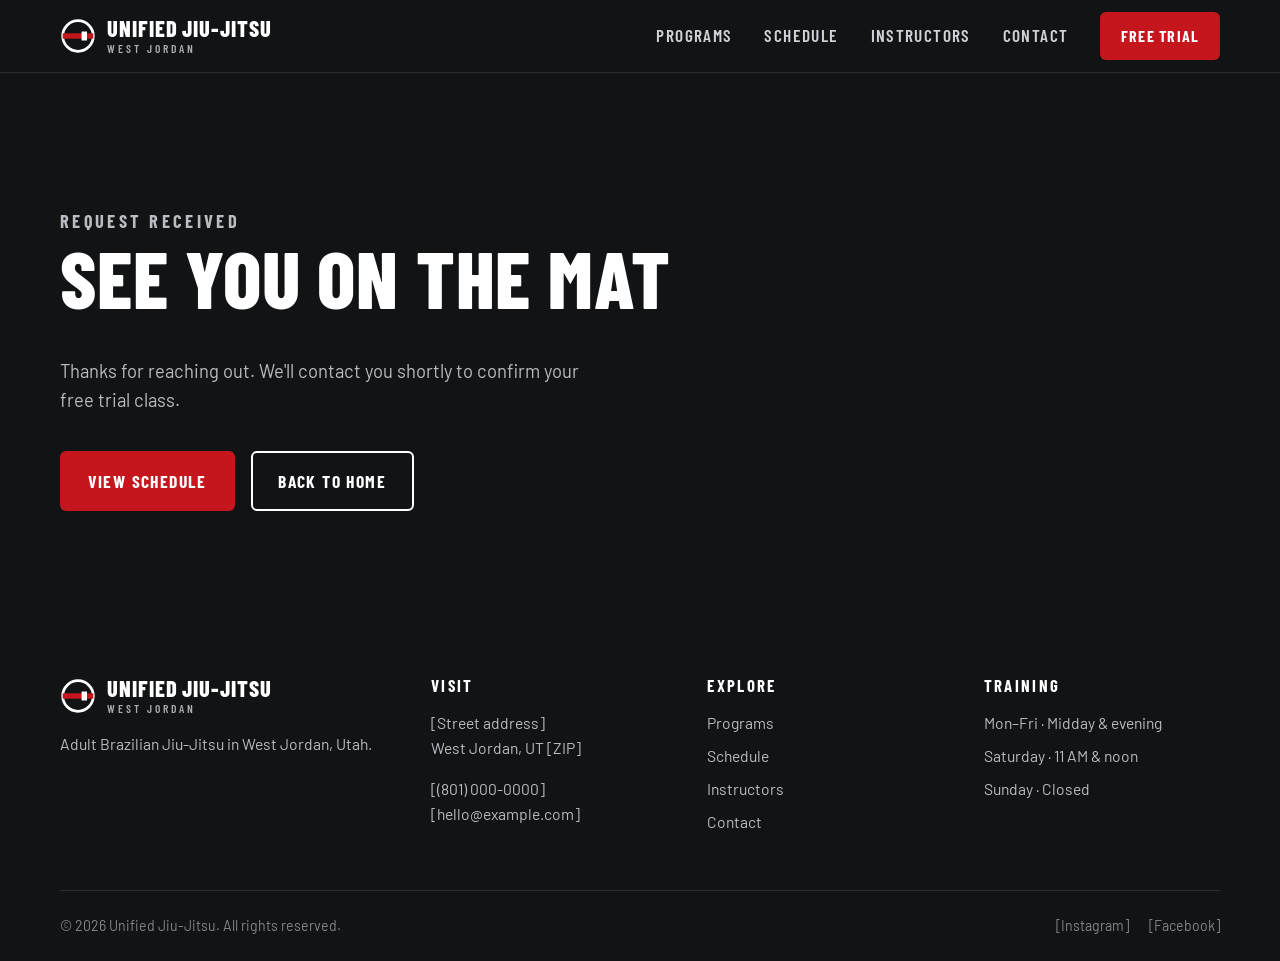
<file: thanks.html>
<!DOCTYPE html>
<html lang="en">
<head>
  <meta charset="UTF-8">
  <meta name="viewport" content="width=device-width, initial-scale=1">
  <title>Thank You | Unified Jiu-Jitsu</title>
  <meta name="description" content="Thanks for booking a free trial at Unified Jiu-Jitsu.">
  <meta name="robots" content="noindex">
  <link rel="canonical" href="https://www.example.com/thanks.html">

  <!-- Social sharing preview -->
  <meta property="og:type" content="website">
  <meta property="og:title" content="Thank You | Unified Jiu-Jitsu">
  <meta property="og:description" content="Adult Brazilian Jiu-Jitsu for every level. Book a free trial class.">
  <meta property="og:url" content="https://www.example.com/thanks.html">
  <meta property="og:image" content="https://www.example.com/images/og-image.jpg">

  <link rel="icon" href="favicon.svg" type="image/svg+xml">
  <link rel="preconnect" href="https://fonts.googleapis.com">
  <link rel="preconnect" href="https://fonts.gstatic.com" crossorigin>
  <link href="https://fonts.googleapis.com/css2?family=Barlow:wght@400;500;600&family=Barlow+Condensed:wght@600;700;800&display=swap" rel="stylesheet">
  <link rel="stylesheet" href="styles.css">

</head>
<body>
  <a class="skip-link" href="#main">Skip to content</a>

  <header class="site-header">
    <nav class="nav container" aria-label="Main">
      <a class="brand" href="index.html" aria-label="Unified Jiu-Jitsu home">
        <svg class="brand-mark" viewBox="0 0 40 40" aria-hidden="true"><circle cx="20" cy="20" r="17" fill="none" stroke="currentColor" stroke-width="3"/><rect x="3" y="17" width="34" height="6" fill="#c4161c"/><rect x="24" y="15" width="6" height="10" fill="currentColor"/></svg>
        <span class="brand-text">Unified Jiu-Jitsu<small>West Jordan</small></span>
      </a>
      <button class="nav-toggle" aria-expanded="false" aria-controls="nav-links"><span class="sr-only">Menu</span><span class="bars"></span></button>
      <ul class="nav-links" id="nav-links">
        <li><a href="index.html#programs">Programs</a></li>
        <li><a href="schedule.html">Schedule</a></li>
        <li><a href="instructors.html">Instructors</a></li>
        <li><a href="contact.html">Contact</a></li>
        <li><a class="btn btn-primary" href="contact.html#trial">Free Trial</a></li>
      </ul>
    </nav>
  </header>

  <main id="main">
    <section class="page-hero" style="min-height:60vh;display:flex;align-items:center">
      <div class="container">
        <p class="eyebrow">Request received</p>
        <h1>See you on the mat</h1>
        <p>Thanks for reaching out. We'll contact you shortly to confirm your free trial class.</p>
        <div class="hero-actions">
          <a class="btn btn-primary" href="schedule.html">View Schedule</a>
          <a class="btn btn-ghost" href="index.html">Back to Home</a>
        </div>
      </div>
    </section>
  </main>

  <footer class="site-footer">
    <div class="container footer-grid">
      <div>
        <a class="brand" href="index.html">
          <svg class="brand-mark" viewBox="0 0 40 40" aria-hidden="true"><circle cx="20" cy="20" r="17" fill="none" stroke="currentColor" stroke-width="3"/><rect x="3" y="17" width="34" height="6" fill="#c4161c"/><rect x="24" y="15" width="6" height="10" fill="currentColor"/></svg>
          <span class="brand-text">Unified Jiu-Jitsu<small>West Jordan</small></span>
        </a>
        <p>Adult Brazilian Jiu-Jitsu in West Jordan, Utah.</p>
      </div>
      <div>
        <h4>Visit</h4>
        <address>[Street address]<br>West Jordan, UT [ZIP]</address>
        <p><a href="tel:+18010000000">[(801) 000-0000]</a><br><a href="mailto:hello@example.com">[hello@example.com]</a></p>
      </div>
      <div>
        <h4>Explore</h4>
        <ul>
          <li><a href="index.html#programs">Programs</a></li>
          <li><a href="schedule.html">Schedule</a></li>
          <li><a href="instructors.html">Instructors</a></li>
          <li><a href="contact.html">Contact</a></li>
        </ul>
      </div>
      <div>
        <h4>Training</h4>
        <ul>
          <li>Mon–Fri · Midday &amp; evening</li>
          <li>Saturday · 11 AM &amp; noon</li>
          <li>Sunday · Closed</li>
        </ul>
      </div>
    </div>
    <div class="container footer-bottom">
      <p>© <span data-year>2026</span> Unified Jiu-Jitsu. All rights reserved.</p>
      <p class="social"><a href="#">[Instagram]</a><a href="#">[Facebook]</a></p>
    </div>
  </footer>

  <script src="main.js" defer></script>
</body>
</html>
</file>
<file: styles.css>
/* ==========================================================
   Unified Jiu-Jitsu — West Jordan
   Plain CSS, no build step.
   ========================================================== */

:root {
  --ink: #111315;
  --ink-2: #1b1e21;
  --ink-line: #2a2e33;
  --bone: #f5f2ec;
  --paper: #ffffff;
  --muted: #62666b;
  --line: #e3ded4;
  --accent: #c4161c;
  --accent-dark: #9c1015;

  /* Program colours (belt-inspired) */
  --c-fundamentals: #d8d4cb;
  --c-all-levels: #1f4fbf;
  --c-advanced: #6b2fa3;
  --c-competition: #111315;
  --c-open-mat: #8a5a2b;

  --radius: 6px;
  --max: 1160px;
  --font-display: "Barlow Condensed", "Arial Narrow", "Helvetica Neue", sans-serif;
  --font-body: "Barlow", system-ui, -apple-system, "Segoe UI", sans-serif;
}

*, *::before, *::after { box-sizing: border-box; }
html { scroll-behavior: smooth; -webkit-text-size-adjust: 100%; }
body {
  margin: 0;
  font-family: var(--font-body);
  font-size: 1.0625rem;
  line-height: 1.6;
  color: var(--ink);
  background: var(--bone);
}
body.nav-open { overflow: hidden; }
img { max-width: 100%; display: block; }
a { color: inherit; }
p { margin: 0 0 1em; }

h1, h2, h3, h4 {
  font-family: var(--font-display);
  text-transform: uppercase;
  line-height: 1;
  letter-spacing: .01em;
  margin: 0 0 .5em;
}
h1 { font-size: clamp(3rem, 9vw, 6.25rem); font-weight: 800; }
h2 { font-size: clamp(2.2rem, 5vw, 3.5rem); font-weight: 800; }
h3 { font-size: 1.6rem; font-weight: 700; }
h4 { font-size: 1.05rem; font-weight: 700; letter-spacing: .14em; }

.container { width: min(100% - 2.5rem, var(--max)); margin-inline: auto; }
.sr-only {
  position: absolute; width: 1px; height: 1px; overflow: hidden;
  clip: rect(0 0 0 0); white-space: nowrap;
}
.skip-link {
  position: absolute; left: 1rem; top: -100px; z-index: 100;
  background: var(--accent); color: #fff; padding: .6rem 1rem; border-radius: var(--radius);
}
.skip-link:focus { top: 1rem; }
:focus-visible { outline: 3px solid var(--accent); outline-offset: 3px; }

.eyebrow {
  font-family: var(--font-display);
  text-transform: uppercase;
  letter-spacing: .18em;
  font-weight: 700;
  font-size: .95rem;
  color: var(--accent);
  margin: 0 0 .9rem;
}

/* ---------- Buttons ---------- */
.btn {
  display: inline-flex; align-items: center; justify-content: center; gap: .5rem;
  padding: .85rem 1.6rem;
  border-radius: var(--radius);
  border: 2px solid transparent;
  font-family: var(--font-display);
  font-size: 1.1rem; font-weight: 700;
  text-transform: uppercase; letter-spacing: .08em;
  text-decoration: none;
  cursor: pointer;
  transition: background .2s, color .2s, border-color .2s, transform .2s;
}
.btn:hover { transform: translateY(-1px); }
.btn-primary { background: var(--accent); color: #fff; }
.btn-primary:hover { background: var(--accent-dark); }
.btn-ghost { background: transparent; color: inherit; border-color: currentColor; }
.btn-ghost:hover { background: #fff; color: var(--ink); border-color: #fff; }
.btn-dark { background: var(--ink); color: #fff; }
.btn-dark:hover { background: #000; }

/* ---------- Header / Nav ---------- */
.site-header {
  position: sticky; top: 0; z-index: 50;
  background: var(--ink); color: #fff;
  border-bottom: 1px solid var(--ink-line);
}
.nav { display: flex; align-items: center; justify-content: space-between; height: 72px; }
.brand {
  display: flex; align-items: center; gap: .7rem;
  text-decoration: none;
  font-family: var(--font-display);
  font-weight: 800; font-size: 1.4rem;
  text-transform: uppercase; letter-spacing: .04em;
}
.brand-mark { width: 36px; height: 36px; flex: none; }
.brand-text { display: flex; flex-direction: column; line-height: 1; }
.brand-text small {
  font-size: .72rem; font-weight: 600; letter-spacing: .26em; color: #a9adb2; margin-top: .25rem;
}

.nav-links {
  display: flex; align-items: center; gap: 2rem;
  list-style: none; margin: 0; padding: 0;
}
.nav-links a:not(.btn) {
  text-decoration: none;
  font-family: var(--font-display);
  font-weight: 600; font-size: 1.08rem;
  text-transform: uppercase; letter-spacing: .08em;
  color: #cfd2d6;
  padding: .3rem 0;
}
.nav-links a:not(.btn):hover { color: #fff; }
.nav-links a[aria-current="page"] { color: #fff; box-shadow: inset 0 -2px 0 var(--accent); }
.nav-links .btn { padding: .55rem 1.15rem; font-size: 1rem; }

.nav-toggle {
  display: none;
  width: 44px; height: 44px;
  align-items: center; justify-content: center;
  background: none; border: 0; color: #fff; cursor: pointer;
}
.bars, .bars::before, .bars::after {
  display: block; width: 24px; height: 2px; background: currentColor;
  transition: transform .25s, opacity .25s;
}
.bars { position: relative; }
.bars::before, .bars::after { content: ""; position: absolute; left: 0; }
.bars::before { top: -7px; }
.bars::after { top: 7px; }
.nav-toggle[aria-expanded="true"] .bars { background: transparent; }
.nav-toggle[aria-expanded="true"] .bars::before { transform: translateY(7px) rotate(45deg); }
.nav-toggle[aria-expanded="true"] .bars::after { transform: translateY(-7px) rotate(-45deg); }

@media (max-width: 900px) {
  .nav-toggle { display: flex; }
  .nav-links {
    position: fixed; top: 72px; left: 0; right: 0; bottom: 0;
    flex-direction: column; align-items: stretch; gap: 0;
    background: var(--ink);
    padding: 1rem 1.25rem 2rem;
    visibility: hidden; opacity: 0;
    transform: translateY(-8px);
    transition: opacity .2s, transform .2s, visibility .2s;
  }
  .nav-links.open { visibility: visible; opacity: 1; transform: none; }
  .nav-links a:not(.btn) {
    display: block; padding: 1rem 0; font-size: 1.5rem;
    border-bottom: 1px solid var(--ink-line);
  }
  .nav-links a[aria-current="page"] { box-shadow: none; color: var(--accent); }
  .nav-links .btn { width: 100%; margin-top: 1.5rem; padding: 1rem; font-size: 1.2rem; }
}

/* ---------- Hero ---------- */
.hero {
  position: relative; overflow: hidden;
  background: var(--ink); color: #fff;
  padding: clamp(4.5rem, 11vw, 8.5rem) 0 clamp(3.5rem, 7vw, 5.5rem);
}
/* To use a photo: add style="--hero-img: url('images/hero.jpg')" to the .hero section */
.hero::before {
  content: ""; position: absolute; inset: 0;
  background: var(--hero-img, none) center / cover no-repeat;
  opacity: .32;
}
.hero::after {
  content: ""; position: absolute; inset: 0;
  background: linear-gradient(90deg, rgba(17,19,21,.95) 0%, rgba(17,19,21,.6) 60%, rgba(17,19,21,.2) 100%);
}
.hero-word {
  position: absolute; z-index: 1; right: -1.5vw; bottom: -4vw;
  font-family: var(--font-display); font-weight: 800;
  font-size: clamp(8rem, 27vw, 23rem); line-height: .8;
  color: transparent; -webkit-text-stroke: 1.5px rgba(255,255,255,.07);
  pointer-events: none; user-select: none;
}
.hero .container { position: relative; z-index: 2; }
.hero h1 { max-width: 11ch; }
.hero h1 span { color: var(--accent); }
.lead { font-size: clamp(1.15rem, 2vw, 1.35rem); max-width: 40ch; color: #cfd2d6; }
.hero-actions { display: flex; flex-wrap: wrap; gap: 1rem; margin-top: 2.25rem; }
.hero-meta {
  display: flex; flex-wrap: wrap; gap: 1.5rem 3rem;
  margin-top: 4rem; padding-top: 1.75rem;
  border-top: 1px solid var(--ink-line);
}
.hero-meta div { min-width: 140px; }
.hero-meta strong {
  display: block; font-family: var(--font-display); font-weight: 800;
  font-size: 2.2rem; line-height: 1; margin-bottom: .35rem;
}
.hero-meta span { color: #9a9fa5; font-size: .85rem; text-transform: uppercase; letter-spacing: .14em; }

/* Smaller hero for inner pages */
.page-hero {
  background: var(--ink); color: #fff;
  padding: clamp(3.5rem, 8vw, 5.5rem) 0 clamp(2.5rem, 5vw, 3.5rem);
  position: relative; overflow: hidden;
}
.page-hero h1 { font-size: clamp(2.8rem, 7vw, 5rem); }
.page-hero p { color: #b9bdc2; max-width: 52ch; margin: 0; font-size: 1.15rem; }

/* ---------- Sections ---------- */
.section { padding: clamp(4rem, 8vw, 6.5rem) 0; }
.section-dark { background: var(--ink); color: #fff; }
.section-paper { background: var(--paper); }
.section-head { max-width: 640px; margin-bottom: 3rem; }
.section-head p { color: var(--muted); font-size: 1.125rem; margin: 0; }
.section-dark .section-head p { color: #a9adb2; }
.section-head.split {
  max-width: none; display: flex; flex-wrap: wrap; gap: 1.5rem;
  justify-content: space-between; align-items: flex-end;
}
.section-head.split > div { max-width: 640px; }

/* ---------- Program cards ---------- */
[data-program="fundamentals"] { --c: var(--c-fundamentals); }
[data-program="all-levels"]   { --c: var(--c-all-levels); }
[data-program="advanced"]     { --c: var(--c-advanced); }
[data-program="competition"]  { --c: var(--c-competition); --tab: var(--accent); }
[data-program="open-mat"]     { --c: var(--c-open-mat); }

.programs-grid {
  display: grid; gap: 1.25rem;
  grid-template-columns: repeat(auto-fit, minmax(290px, 1fr));
}
.card {
  background: var(--paper);
  border: 1px solid var(--line);
  border-radius: var(--radius);
  padding: 2rem;
  display: flex; flex-direction: column;
  transition: border-color .2s, transform .2s, box-shadow .2s;
}
.card:hover { transform: translateY(-3px); box-shadow: 0 14px 30px -18px rgba(0,0,0,.35); }
.card p { color: var(--muted); }
.belt {
  position: relative; width: 84px; height: 12px; border-radius: 2px;
  background: var(--c); margin-bottom: 1.4rem;
  box-shadow: inset 0 0 0 1px rgba(0,0,0,.12);
}
.belt::after {
  content: ""; position: absolute; top: 0; bottom: 0; right: 12px; width: 22px;
  background: var(--tab, #111315);
}
.card-level {
  font-size: .8rem; font-weight: 600; text-transform: uppercase; letter-spacing: .14em;
  color: var(--muted); margin-bottom: .4rem;
}
.times {
  margin-top: auto; padding-top: 1.25rem;
  border-top: 1px solid var(--line);
  list-style: none; padding-left: 0; margin-bottom: 0;
  font-family: var(--font-display); font-weight: 700; font-size: 1.15rem;
  text-transform: uppercase; letter-spacing: .04em;
}
.times li + li { margin-top: .2rem; }

/* ---------- First visit steps ---------- */
.steps {
  display: grid; gap: 2.5rem; counter-reset: step;
  grid-template-columns: repeat(auto-fit, minmax(240px, 1fr));
  list-style: none; margin: 0; padding: 0;
}
.steps li { border-top: 2px solid var(--accent); padding-top: 1.5rem; }
.steps li::before {
  counter-increment: step; content: "0" counter(step);
  display: block; font-family: var(--font-display); font-weight: 800;
  font-size: 3.25rem; line-height: 1; color: var(--accent); margin-bottom: 1rem;
}
.steps p { color: #a9adb2; margin: 0; }

/* ---------- Instructors ---------- */
.coach-grid { display: grid; gap: 1.5rem; grid-template-columns: repeat(auto-fit, minmax(300px, 1fr)); }
.coach {
  display: grid; grid-template-columns: 140px 1fr; gap: 1.5rem; align-items: center;
  background: var(--paper); border: 1px solid var(--line); border-radius: var(--radius); padding: 1.5rem;
}
.portrait {
  aspect-ratio: 4 / 5; width: 100%;
  border-radius: 4px; overflow: hidden;
  background: var(--ink-2) linear-gradient(160deg, #24282d, #121416);
  display: grid; place-items: center;
  font-family: var(--font-display); font-weight: 800; font-size: 3rem; color: #fff; letter-spacing: .04em;
  position: relative;
}
.portrait::after {
  content: ""; position: absolute; left: 0; right: 0; bottom: 14%; height: 9px; background: var(--accent);
}
.portrait img { width: 100%; height: 100%; object-fit: cover; }
.portrait:has(img)::after { display: none; }
.coach h3 { margin-bottom: .2rem; }
.coach .role { color: var(--muted); font-size: .9rem; text-transform: uppercase; letter-spacing: .12em; margin-bottom: .8rem; }
.text-link {
  font-family: var(--font-display); font-weight: 700; text-transform: uppercase; letter-spacing: .08em;
  text-decoration: none; color: var(--accent);
}
.text-link:hover { text-decoration: underline; text-underline-offset: 4px; }

/* Full profiles (instructors page) */
.profile {
  display: grid; grid-template-columns: minmax(220px, 340px) 1fr; gap: clamp(2rem, 5vw, 4rem);
  align-items: start; padding: clamp(3rem, 6vw, 4.5rem) 0;
  border-bottom: 1px solid var(--line);
}
.profile:last-child { border-bottom: 0; }
.profile .portrait { font-size: 5rem; }
.profile h2 { margin-bottom: .3rem; }
.profile-facts {
  display: grid; grid-template-columns: repeat(auto-fit, minmax(160px, 1fr)); gap: 1rem;
  margin: 1.75rem 0; padding: 1.25rem 0; border-block: 1px solid var(--line);
}
.profile-facts dt { font-size: .8rem; text-transform: uppercase; letter-spacing: .14em; color: var(--muted); }
.profile-facts dd { margin: .2rem 0 0; font-family: var(--font-display); font-weight: 700; font-size: 1.3rem; text-transform: uppercase; }
@media (max-width: 760px) {
  .profile { grid-template-columns: 1fr; }
  .profile .portrait { max-width: 300px; }
}

/* ---------- Schedule ---------- */
.filters { display: flex; flex-wrap: wrap; gap: .5rem; margin-bottom: 2rem; }
.chip {
  display: inline-flex; align-items: center; gap: .55rem;
  padding: .55rem 1rem; border-radius: 999px;
  border: 1px solid var(--line); background: var(--paper); color: var(--ink);
  font: inherit; font-size: .95rem; font-weight: 600; cursor: pointer;
  transition: background .15s, color .15s, border-color .15s;
}
.chip:hover { border-color: var(--ink); }
.chip[aria-pressed="true"] { background: var(--ink); border-color: var(--ink); color: #fff; }
.dot {
  width: 11px; height: 11px; border-radius: 50%;
  background: var(--c, var(--accent)); box-shadow: inset 0 0 0 1px rgba(0,0,0,.2);
}
.chip[aria-pressed="true"] .dot { box-shadow: 0 0 0 1px rgba(255,255,255,.6); }

.schedule {
  display: grid; gap: 1rem;
  grid-template-columns: repeat(6, minmax(0, 1fr));
}
@media (max-width: 1080px) { .schedule { grid-template-columns: repeat(3, minmax(0, 1fr)); } }
@media (max-width: 640px)  { .schedule { grid-template-columns: 1fr; } }

.day {
  background: var(--paper); border: 1px solid var(--line); border-radius: var(--radius);
  overflow: hidden; display: flex; flex-direction: column;
}
.day h3 {
  margin: 0; padding: .85rem 1rem; font-size: 1.35rem;
  background: var(--ink); color: #fff;
  display: flex; align-items: center; justify-content: space-between;
}
.day.is-today { border-color: var(--accent); box-shadow: 0 0 0 1px var(--accent); }
.day.is-today h3 { background: var(--accent); }
.day.is-today h3::after {
  content: "Today"; font-size: .72rem; letter-spacing: .16em;
  background: #fff; color: var(--accent); padding: .25rem .5rem; border-radius: 3px;
}
.day ul { list-style: none; margin: 0; padding: .5rem; display: grid; gap: .4rem; }
.session {
  border-left: 4px solid var(--c);
  background: var(--bone);
  border-radius: 0 4px 4px 0;
  padding: .65rem .8rem;
}
.session[hidden] { display: none; }
.session time {
  display: block; font-family: var(--font-display); font-weight: 700;
  font-size: 1.2rem; line-height: 1.1;
}
.session span { font-size: .92rem; color: var(--muted); line-height: 1.3; display: block; margin-top: .15rem; }
.day.is-empty ul::after {
  content: "No sessions"; display: block; padding: .65rem .8rem; color: var(--muted); font-size: .92rem;
}
.day-closed { padding: 1rem; color: var(--muted); font-size: .92rem; }
.schedule-note {
  margin-top: 2rem; padding: 1.1rem 1.25rem; background: var(--paper);
  border: 1px solid var(--line); border-left: 4px solid var(--accent); border-radius: var(--radius);
  color: var(--muted); font-size: .98rem;
}
.schedule-note p:last-child { margin: 0; }

/* ---------- CTA band ---------- */
.cta-band { background: var(--accent); color: #fff; padding: clamp(3rem, 6vw, 4.5rem) 0; }
.cta-band .container { display: flex; flex-wrap: wrap; gap: 2rem; align-items: center; justify-content: space-between; }
.cta-band h2 { margin: 0 0 .4rem; }
.cta-band p { margin: 0; color: rgba(255,255,255,.85); font-size: 1.15rem; }
.cta-band .btn { background: #fff; color: var(--accent); }
.cta-band .btn:hover { background: var(--ink); color: #fff; }

/* ---------- Contact ---------- */
.contact-grid { display: grid; grid-template-columns: 1.3fr 1fr; gap: clamp(2rem, 5vw, 3.5rem); align-items: start; }
@media (max-width: 860px) { .contact-grid { grid-template-columns: 1fr; } }
.panel { background: var(--paper); border: 1px solid var(--line); border-radius: var(--radius); padding: clamp(1.5rem, 4vw, 2.5rem); }
.panel h2 { font-size: clamp(2rem, 4vw, 2.6rem); }

.form { display: grid; gap: 1.1rem; grid-template-columns: 1fr 1fr; }
.form .full { grid-column: 1 / -1; }
@media (max-width: 560px) { .form { grid-template-columns: 1fr; } }
.field label {
  display: block; margin-bottom: .35rem;
  font-size: .82rem; font-weight: 600; text-transform: uppercase; letter-spacing: .12em;
}
.field input, .field select, .field textarea {
  width: 100%; padding: .8rem .9rem;
  font: inherit; font-size: 1rem; color: var(--ink);
  background: var(--bone); border: 1px solid var(--line); border-radius: 4px;
  transition: border-color .15s, background .15s;
}
.field input:focus, .field select:focus, .field textarea:focus {
  outline: none; border-color: var(--ink); background: #fff;
}
.field textarea { min-height: 120px; resize: vertical; }
.form .btn { justify-self: start; }
.form-note { font-size: .88rem; color: var(--muted); margin: 0; }

.info-list { list-style: none; padding: 0; margin: 0 0 1.5rem; display: grid; gap: 1.25rem; }
.info-list h4 { margin-bottom: .3rem; color: var(--muted); font-size: .85rem; }
.info-list p, .info-list address { margin: 0; font-style: normal; font-size: 1.1rem; }
.info-list a { text-decoration: none; }
.info-list a:hover { color: var(--accent); }
.map { width: 100%; aspect-ratio: 4 / 3; border: 0; border-radius: 4px; background: var(--line); display: block; }

/* ---------- FAQ ---------- */
.faq { max-width: 820px; }
.faq details { border-bottom: 1px solid var(--line); }
.faq summary {
  list-style: none; cursor: pointer;
  display: flex; justify-content: space-between; align-items: center; gap: 1rem;
  padding: 1.25rem 0;
  font-family: var(--font-display); font-weight: 700; font-size: 1.4rem; text-transform: uppercase;
}
.faq summary::-webkit-details-marker { display: none; }
.faq summary::after {
  content: "+"; font-size: 1.8rem; line-height: 1; color: var(--accent); transition: transform .2s;
}
.faq details[open] summary::after { transform: rotate(45deg); }
.faq details p { color: var(--muted); padding-bottom: 1.25rem; margin: 0; max-width: 65ch; }

/* ---------- Footer ---------- */
.site-footer { background: var(--ink); color: #b9bdc2; padding-top: 4rem; font-size: .98rem; }
.footer-grid { display: grid; gap: 2.5rem; grid-template-columns: 1.4fr 1fr 1fr 1fr; padding-bottom: 3rem; }
@media (max-width: 900px) { .footer-grid { grid-template-columns: 1fr 1fr; } }
@media (max-width: 520px) { .footer-grid { grid-template-columns: 1fr; } }
.site-footer .brand { color: #fff; margin-bottom: 1rem; }
.site-footer h4 { color: #fff; margin-bottom: 1rem; }
.site-footer ul { list-style: none; margin: 0; padding: 0; display: grid; gap: .5rem; }
.site-footer a { text-decoration: none; }
.site-footer a:hover { color: #fff; }
.site-footer address { font-style: normal; margin-bottom: 1rem; }
.footer-bottom {
  display: flex; flex-wrap: wrap; gap: 1rem; justify-content: space-between;
  padding: 1.5rem 0; border-top: 1px solid var(--ink-line); font-size: .88rem; color: #81868c;
}
.footer-bottom p { margin: 0; }
.social { display: flex; gap: 1.25rem; }

/* ---------- Motion preferences ---------- */
@media (prefers-reduced-motion: reduce) {
  *, *::before, *::after { transition: none !important; scroll-behavior: auto !important; }
}

/* ---------- Layout refinements ---------- */
.btn { white-space: nowrap; }
.hero h1 { max-width: 12ch; }

/* 5 program cards: 3 on top, 2 wider below */
.programs-grid { grid-template-columns: repeat(6, minmax(0, 1fr)); }
.programs-grid > .card { grid-column: span 2; }
.programs-grid > .card:nth-child(n+4) { grid-column: span 3; }
@media (max-width: 980px) {
  .programs-grid { grid-template-columns: repeat(2, minmax(0, 1fr)); }
  .programs-grid > .card, .programs-grid > .card:nth-child(n+4) { grid-column: span 1; }
  .programs-grid > .card:last-child { grid-column: 1 / -1; }
}
@media (max-width: 640px) {
  .programs-grid { grid-template-columns: 1fr; }
}

/* Compact "Today" badge on the 6-column schedule */
@media (min-width: 1081px) {
  .day h3 { font-size: 1.2rem; padding: .8rem .75rem; }
  .day.is-today h3::after { font-size: .6rem; padding: .2rem .4rem; letter-spacing: .12em; }
}

@media (max-width: 480px) {
  .coach { grid-template-columns: 96px 1fr; gap: 1rem; padding: 1.1rem; }
  .portrait { font-size: 2.2rem; }
}
</file>
